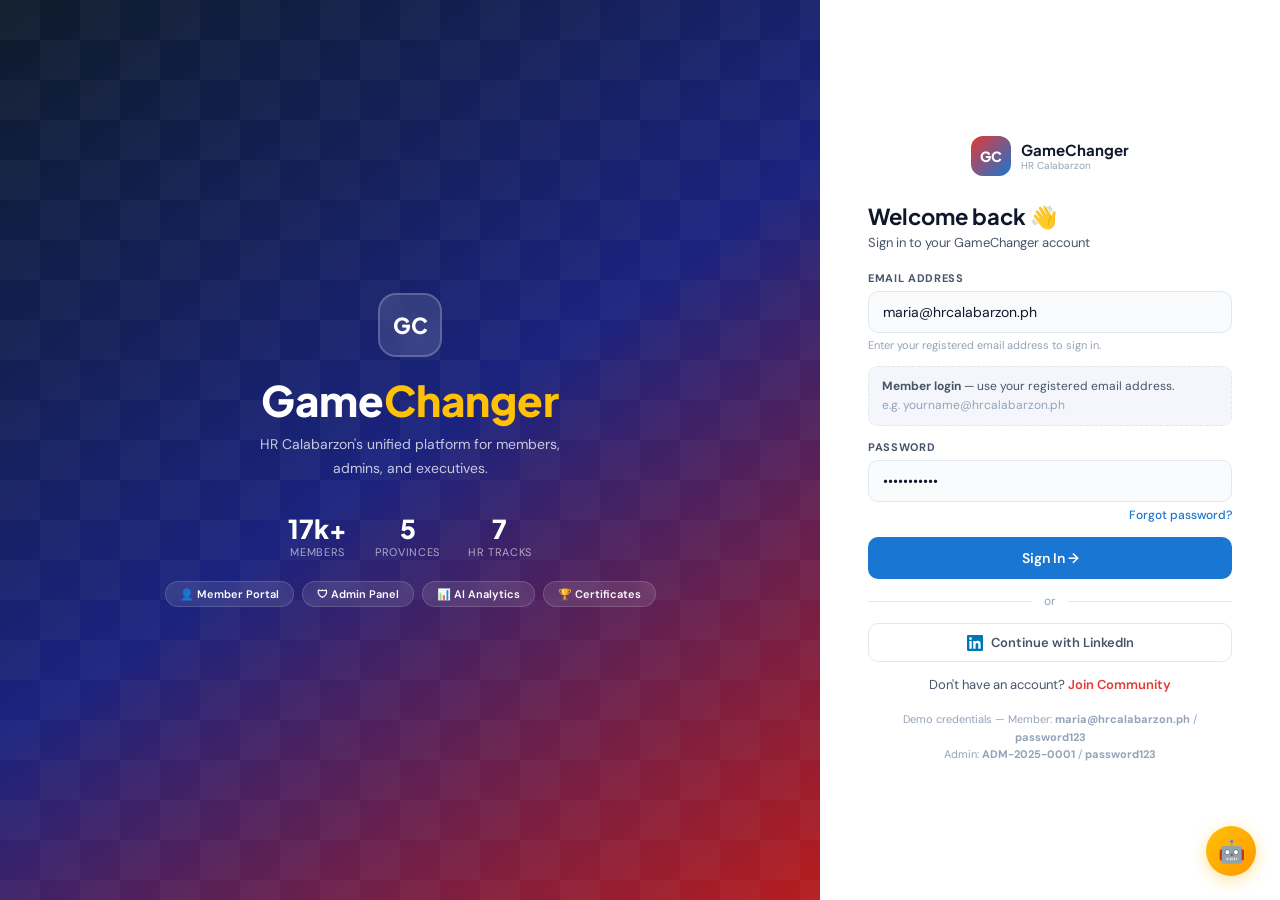
<file: index (1).html>
<!DOCTYPE html>
<html lang="en">
<head>
<meta charset="UTF-8">
<meta name="viewport" content="width=device-width, initial-scale=1.0">
<title>GameChanger — HR Calabarzon</title>
<link href="https://fonts.googleapis.com/css2?family=Plus+Jakarta+Sans:wght@400;500;600;700;800&family=DM+Sans:ital,wght@0,400;0,500;0,600;1,400&display=swap" rel="stylesheet">

<!-- ════════════════════════════════════════════
     FILE STRUCTURE
     index.html  → this file (structure/markup only)
     style.css   → all visual styling
     script.js   → all behavior, dummy data, and
                   the backend/API integration points
     Keep these three files in the same folder.
════════════════════════════════════════════ -->
<link rel="stylesheet" href="style.css">
</head>
<body>

<!-- ══════════════════════════════════════════
     SHARED LOGIN PAGE
══════════════════════════════════════════ -->
<div id="login-page" class="login-shell">
  <div class="login-hero">
    <div class="lh-content">
      <div class="lh-logo">GC</div>
      <div class="lh-title">Game<span>Changer</span></div>
      <div class="lh-sub">HR Calabarzon's unified platform for members, admins, and executives.</div>
      <div class="lh-stats">
        <!-- These numbers come from statsData in script.js.
             BACKEND HOOK: replace with GET /api/stats/overview -->
        <div class="lh-stat"><div class="n" id="lh-stat-members">17k+</div><div class="l">Members</div></div>
        <div class="lh-stat"><div class="n" id="lh-stat-provinces">5</div><div class="l">Provinces</div></div>
        <div class="lh-stat"><div class="n" id="lh-stat-tracks">7</div><div class="l">HR Tracks</div></div>
      </div>
      <div class="lh-badges">
        <div class="lh-badge">👤 Member Portal</div>
        <div class="lh-badge">🛡 Admin Panel</div>
        <div class="lh-badge">📊 AI Analytics</div>
        <div class="lh-badge">🏆 Certificates</div>
      </div>
    </div>
  </div>
  <div class="lf-side">
    <div class="lf-logo">
      <div class="lf-logo-icon">GC</div>
      <div><div class="lf-logo-name">GameChanger</div><div class="lf-logo-sub">HR Calabarzon</div></div>
    </div>

    <div class="lf-title">Welcome back 👋</div>
    <div class="lf-sub">Sign in to your GameChanger account</div>

    <!-- Single credential field — auto-detects member vs admin from format -->
    <div class="fg">
      <label class="fl" id="cred-label">Email Address</label>
      <input class="fi member-mode" type="text" id="l-cred"
        placeholder="yourname@email.com"
        value="maria@hrcalabarzon.ph"
        oninput="detectCredential(this.value)"
        autocomplete="username">
      <div class="f-hint" id="cred-hint" style="color:var(--t3);">
        Enter your registered email address to sign in.
      </div>
    </div>

    <div class="cred-hint-box" id="cred-hint-box">
      <strong>Member login</strong> — use your registered email address.<br>
      <span style="color:var(--t3);">e.g. yourname@hrcalabarzon.ph</span>
    </div>

    <div class="fg">
      <label class="fl">Password</label>
      <input class="fi member-mode" type="password" id="l-pass" placeholder="••••••••" value="password123" autocomplete="current-password">
      <div class="f-forgot" onclick="handleForgotPassword()">Forgot password?</div>
    </div>

    <!-- BACKEND HOOK: doLogin() in script.js currently checks against
         a hardcoded DUMMY_USERS array. Swap that block for a real
         POST /api/auth/login call (see comments in script.js). -->
    <button id="login-btn" class="login-btn-base login-btn-member" onclick="doLogin()">Sign In →</button>
    <div id="login-err" style="display:none;font-size:12px;margin-top:8px;text-align:center;padding:9px 12px;background:var(--red-l);color:var(--red-d);border-radius:9px;width:100%;"></div>

    <div class="f-divider">or</div>
    <button class="btn btn-ghost" style="width:100%;justify-content:center;gap:8px;" onclick="handleLinkedInLogin()">
      <svg width="16" height="16" viewBox="0 0 24 24" fill="#0077B5"><path d="M20.447 20.452h-3.554v-5.569c0-1.328-.027-3.037-1.852-3.037-1.853 0-2.136 1.445-2.136 2.939v5.667H9.351V9h3.414v1.561h.046c.477-.9 1.637-1.85 3.37-1.85 3.601 0 4.267 2.37 4.267 5.455v6.286zM5.337 7.433a2.062 2.062 0 01-2.063-2.065 2.064 2.064 0 112.063 2.065zm1.782 13.019H3.555V9h3.564v11.452zM22.225 0H1.771C.792 0 0 .774 0 1.729v20.542C0 23.227.792 24 1.771 24h20.451C23.2 24 24 23.227 24 22.271V1.729C24 .774 23.2 0 22.222 0h.003z"/></svg>
      Continue with LinkedIn
    </button>
    <div style="text-align:center;font-size:13px;color:var(--t2);margin-top:14px;">
      Don't have an account? <a style="color:var(--red);font-weight:600;cursor:pointer;" onclick="handleJoinCommunity()">Join Community</a>
    </div>
    <div style="text-align:center;font-size:11px;color:var(--t3);margin-top:18px;line-height:1.6;">
      Demo credentials — Member: <strong>maria@hrcalabarzon.ph</strong> / <strong>password123</strong><br>
      Admin: <strong>ADM-2025-0001</strong> / <strong>password123</strong>
    </div>
  </div>
</div>

<!-- ══════════════════════════════════════════
     MEMBER DASHBOARD
══════════════════════════════════════════ -->
<div id="member-app" class="app" style="display:none;">
  <nav class="sidebar">
    <div class="sb-top">
      <div class="sb-logo">
        <div class="sb-icon" style="background:linear-gradient(135deg,var(--red),var(--blue));">GC</div>
        <div><div class="sb-name">GameChanger</div><div class="sb-sub">HR Calabarzon</div></div>
      </div>
      <div class="sb-pill" style="background:var(--blue-l);color:var(--blue);">👤 Member Portal</div>
    </div>
    <div class="sb-nav">
      <div class="nav-sec">Menu</div>
      <a class="nav-item active" onclick="mShowPage('home')" id="mn-home"><svg class="ni" fill="none" stroke="currentColor" viewBox="0 0 24 24"><path stroke-linecap="round" stroke-linejoin="round" stroke-width="2" d="M3 12l2-2m0 0l7-7 7 7M5 10v10a1 1 0 001 1h3m10-11l2 2m-2-2v10a1 1 0 01-1 1h-3m-6 0a1 1 0 001-1v-4a1 1 0 011-1h2a1 1 0 011 1v4a1 1 0 001 1m-6 0h6"/></svg>Home</a>
      <a class="nav-item" onclick="mShowPage('career')" id="mn-career"><svg class="ni" fill="none" stroke="currentColor" viewBox="0 0 24 24"><path stroke-linecap="round" stroke-linejoin="round" stroke-width="2" d="M9 20l-5.447-2.724A1 1 0 013 16.382V5.618a1 1 0 011.447-.894L9 7m0 13l6-3m-6 3V7m6 10l4.553 2.276A1 1 0 0021 18.382V7.618a1 1 0 00-.553-.894L15 4m0 13V4m0 0L9 7"/></svg>Career Path</a>
      <a class="nav-item" onclick="mShowPage('attendance')" id="mn-attendance"><svg class="ni" fill="none" stroke="currentColor" viewBox="0 0 24 24"><path stroke-linecap="round" stroke-linejoin="round" stroke-width="2" d="M8 7V3m8 4V3m-9 8h10M5 21h14a2 2 0 002-2V7a2 2 0 00-2-2H5a2 2 0 00-2 2v12a2 2 0 002 2z"/></svg>Attendance & Sessions</a>
      <a class="nav-item" onclick="mShowPage('certificates')" id="mn-certificates"><svg class="ni" fill="none" stroke="currentColor" viewBox="0 0 24 24"><path stroke-linecap="round" stroke-linejoin="round" stroke-width="2" d="M9 12l2 2 4-4M7.835 4.697a3.42 3.42 0 001.946-.806 3.42 3.42 0 014.438 0 3.42 3.42 0 001.946.806 3.42 3.42 0 013.138 3.138 3.42 3.42 0 00.806 1.946 3.42 3.42 0 010 4.438 3.42 3.42 0 00-.806 1.946 3.42 3.42 0 01-3.138 3.138 3.42 3.42 0 00-1.946.806 3.42 3.42 0 01-4.438 0 3.42 3.42 0 00-1.946-.806 3.42 3.42 0 01-3.138-3.138 3.42 3.42 0 00-.806-1.946 3.42 3.42 0 010-4.438 3.42 3.42 0 00.806-1.946 3.42 3.42 0 013.138-3.138z"/></svg>Certificates</a>
      <div class="nav-sec">Account</div>
      <a class="nav-item" onclick="mShowPage('profile')" id="mn-profile"><svg class="ni" fill="none" stroke="currentColor" viewBox="0 0 24 24"><path stroke-linecap="round" stroke-linejoin="round" stroke-width="2" d="M16 7a4 4 0 11-8 0 4 4 0 018 0zM12 14a7 7 0 00-7 7h14a7 7 0 00-7-7z"/></svg>My Profile</a>
      <a class="nav-item" onclick="handleSettings()"><svg class="ni" fill="none" stroke="currentColor" viewBox="0 0 24 24"><path stroke-linecap="round" stroke-linejoin="round" stroke-width="2" d="M10.325 4.317c.426-1.756 2.924-1.756 3.35 0a1.724 1.724 0 002.573 1.066c1.543-.94 3.31.826 2.37 2.37a1.724 1.724 0 001.065 2.572c1.756.426 1.756 2.924 0 3.35a1.724 1.724 0 00-1.066 2.573c.94 1.543-.826 3.31-2.37 2.37a1.724 1.724 0 00-2.572 1.065c-.426 1.756-2.924 1.756-3.35 0a1.724 1.724 0 00-2.573-1.066c-1.543.94-3.31-.826-2.37-2.37a1.724 1.724 0 00-1.065-2.572c-1.756-.426-1.756-2.924 0-3.35a1.724 1.724 0 001.066-2.573c-.94-1.543.826-3.31 2.37-2.37.996.608 2.296.07 2.572-1.065z"/><path stroke-linecap="round" stroke-linejoin="round" stroke-width="2" d="M15 12a3 3 0 11-6 0 3 3 0 016 0z"/></svg>Settings</a>
    </div>
    <div class="sb-footer">
      <div class="user-card">
        <div class="user-av" style="background:linear-gradient(135deg,var(--red),var(--blue));" id="m-user-av">MS</div>
        <div><div class="user-name" id="m-user-name">Maria Santos</div><div class="user-role" id="m-user-id">HRC-2024-0847</div></div>
        <button class="sign-out-btn" onclick="switchToLogin()" title="Sign out"><svg width="13" height="13" fill="none" stroke="currentColor" viewBox="0 0 24 24"><path stroke-linecap="round" stroke-linejoin="round" stroke-width="2" d="M17 16l4-4m0 0l-4-4m4 4H7m6 4v1a3 3 0 01-3 3H6a3 3 0 01-3-3V7a3 3 0 013-3h4a3 3 0 013 3v1"/></svg></button>
      </div>
    </div>
  </nav>
  <div class="main">
    <header class="topbar">
      <div class="topbar-title" id="m-page-title">Dashboard</div>
      <div class="tb-search"><span class="sico"><svg width="13" height="13" fill="none" stroke="currentColor" viewBox="0 0 24 24"><circle cx="11" cy="11" r="8"/><path stroke-linecap="round" d="m21 21-4.35-4.35"/></svg></span><input placeholder="Search sessions, topics..." id="m-search-input" onkeydown="if(event.key==='Enter')handleMemberSearch(this.value)"></div>
      <div class="tb-right">
        <div class="ib" onclick="toggleBot()"><div class="ndot" style="background:var(--yellow);"></div><span style="font-size:15px;">🤖</span></div>
        <div class="ib" onclick="toggleNotifications('member')"><div class="ndot" style="background:var(--red);"></div><svg width="15" height="15" fill="none" stroke="currentColor" viewBox="0 0 24 24"><path stroke-linecap="round" d="M15 17H9v1a3 3 0 006 0v-1zm-9 0a9 9 0 0118 0"/></svg></div>
        <div class="tb-av" style="background:linear-gradient(135deg,var(--red),var(--blue));" onclick="mShowPage('profile')">MS</div>
      </div>
    </header>

    <!-- HOME -->
    <div id="mp-home" class="page active">
      <div class="m-welcome-card">
        <div class="m-wt"><h2 id="m-welcome-name">Hi, Maria! 👋</h2><p>Ready to take the next step in your HR journey today?</p><div class="m-wdate" id="m-today"></div></div>
        <div class="m-bot-bubble" onclick="toggleBot()"><div class="m-bot-av">🤖</div><div style="font-size:12px;"><strong style="display:block;">GameBot</strong>How can I help?</div></div>
        <div class="m-ws">
          <div class="m-wstat"><div class="num">17k+</div><div class="lbl">Members</div></div>
          <div class="m-wstat"><div class="num" id="m-ws-attendance">72%</div><div class="lbl">Attendance</div></div>
          <div class="m-wstat"><div class="num" id="m-ws-certs">4</div><div class="lbl">Certs</div></div>
        </div>
      </div>
      <div style="display:flex;align-items:center;justify-content:space-between;margin-bottom:14px;"><div style="font-family:var(--font-h);font-size:14px;font-weight:700;">📊 Analytics Overview</div></div>
      <div class="m-ag">
        <div class="card" style="cursor:pointer;" onclick="handleFullRankings()">
          <div class="cp">
            <div class="m-al"><div class="dot" style="background:var(--blue);"></div>Ranking by Area · Calabarzon</div>
            <div class="rank-item"><div class="rnum r1">1</div><div class="ri"><h4>Cavite</h4><p>Recruitment</p></div><div class="rs">⭐ #1</div></div>
            <div class="rank-item"><div class="rnum r2">2</div><div class="ri"><h4>Laguna</h4><p>Comp & Ben</p></div><div class="rs">🥈 #2</div></div>
            <div class="rank-item"><div class="rnum r3">3</div><div class="ri"><h4>Batangas</h4><p>L&D</p></div><div class="rs">🥉 #3</div></div>
          </div>
        </div>
        <div class="card" style="cursor:pointer;" onclick="mShowPage('attendance')">
          <div class="cp">
            <div class="m-al"><div class="dot" style="background:var(--red);"></div>Attendance Progress</div>
            <div class="m-dw">
              <svg width="88" height="88" viewBox="0 0 88 88"><circle cx="44" cy="44" r="34" fill="none" stroke="#F1F5F9" stroke-width="10"/><circle cx="44" cy="44" r="34" fill="none" stroke="var(--red)" stroke-width="10" stroke-dasharray="213" stroke-dashoffset="60" stroke-linecap="round" transform="rotate(-90 44 44)"/><text x="44" y="44" text-anchor="middle" dominant-baseline="central" font-family="'Plus Jakarta Sans'" font-size="15" font-weight="800" fill="#0F172A">72%</text></svg>
              <div class="m-di"><h3>72%</h3><p>Overall attendance</p><p style="font-size:11px;color:var(--t3);margin-top:3px;">Goal: 80%</p><div class="warn">⚠ 2 sessions needed</div></div>
            </div>
            <div class="prog" style="margin-top:11px;"><div class="prog-f" style="width:72%;background:var(--red);"></div></div>
          </div>
        </div>
        <div class="card" style="cursor:pointer;" onclick="mShowPage('career')">
          <div class="cp">
            <div class="m-al"><div class="dot" style="background:var(--yellow);"></div>Career Path Progress</div>
            <div style="display:flex;align-items:center;gap:11px;margin-bottom:11px;"><div style="background:var(--blue-l);color:var(--blue);border-radius:var(--r2);padding:7px 11px;font-family:var(--font-h);font-weight:700;font-size:12px;">ENTRY</div><div style="font-size:12px;color:var(--t2);">3 of 7 tracks active</div></div>
            <div class="m-pm">
              <div class="m-mr"><div class="m-md md-done"></div><div class="m-ml">Recruitment Basics</div><div class="m-mp">✓</div></div>
              <div class="m-mr"><div class="m-md md-active" style="animation:pulse 1.8s ease-in-out infinite;"></div><div class="m-ml">Digital HR Tools</div><div class="m-mp">72%</div></div>
              <div class="m-mr"><div class="m-md md-lock"></div><div class="m-ml">Advanced Analytics</div><div class="m-mp">🔒</div></div>
            </div>
            <div class="prog" style="margin-top:11px;"><div class="prog-f" style="width:35%;background:linear-gradient(90deg,var(--blue),var(--red));"></div></div>
            <div style="font-size:11px;color:var(--t3);margin-top:5px;">35% toward Mid level</div>
          </div>
        </div>
      </div>
      <div class="m-sg">
        <div class="card cp">
          <div class="ch" style="margin-bottom:11px;"><div class="ct">📅 Upcoming Sessions</div><span class="see-all" onclick="mShowPage('attendance')">View all</span></div>
          <div class="m-uh">
            <div class="stag t-up">🕒 Next Up</div>
            <div class="m-stitle">Advanced HR Analytics Workshop</div>
            <div class="m-smeta"><span>📋 HRIS</span><span>👤 Dr. Ana Reyes</span></div>
            <div style="font-size:12px;color:var(--t2);margin-bottom:5px;">Starts in:</div>
            <div class="cdb">
              <div class="cdu"><div class="cdn" id="m-hh">02</div><div class="cdl">Hrs</div></div>
              <div class="cdu"><div class="cdn" id="m-hm">34</div><div class="cdl">Min</div></div>
              <div class="cdu"><div class="cdn" id="m-hs">15</div><div class="cdl">Sec</div></div>
            </div>
            <button class="btn btn-disabled btn-sm" id="m-join-home" onclick="openMo('m-join-modal')">Join Now (Soon)</button>
          </div>
          <div class="m-sm"><div class="m-smd"></div><div><div class="m-smt">Building Resilience in HR Teams</div><div class="m-smm">Jun 18 · 2:00 PM · Workshop</div></div></div>
          <div class="m-sm"><div class="m-smd"></div><div><div class="m-smt">Navigating AI Ethics in HR</div><div class="m-smm">Jun 22 · 3:30 PM · Webinar</div></div></div>
        </div>
        <div class="card cp">
          <div class="ch" style="margin-bottom:11px;"><div class="ct">🤖 Recommended by Bot</div><span style="font-size:10px;background:var(--yellow-l);color:#B45309;padding:3px 8px;border-radius:20px;font-weight:700;">AI Picks</span></div>
          <div class="rec-scroll">
            <div class="rec-card"><div class="rat" style="background:var(--blue-l);color:var(--blue);">Recruitment</div><div class="rtitle">Digital Interviewing Best Practices</div><div class="rmeta"><span>90 min</span><span>Webinar</span></div><div class="dfbar"><div class="dfd on"></div><div class="dfd on"></div><div class="dfd"></div></div></div>
            <div class="rec-card"><div class="rat" style="background:var(--red-l);color:var(--red);">Compliance</div><div class="rtitle">DOLE Compliance 2024 Updates</div><div class="rmeta"><span>60 min</span><span>Seminar</span></div><div class="dfbar"><div class="dfd on"></div><div class="dfd"></div><div class="dfd"></div></div></div>
            <div class="rec-card"><div class="rat" style="background:var(--green-l);color:var(--green);">L&D</div><div class="rtitle">Learning Needs Assessment</div><div class="rmeta"><span>120 min</span><span>Workshop</span></div><div class="dfbar"><div class="dfd on"></div><div class="dfd on"></div><div class="dfd on"></div></div></div>
          </div>
        </div>
      </div>
      <div class="m-sr">
        <div class="card m-st"><div class="m-snum" style="color:var(--blue);">18</div><div class="m-slbl">Sessions Attended</div></div>
        <div class="card m-st"><div class="m-snum" style="color:var(--yellow);">🏅 Entry</div><div class="m-slbl">Mastery Level</div></div>
        <div class="card m-st"><div class="m-snum" style="color:var(--green);">4</div><div class="m-slbl">Certificates Earned</div></div>
        <div class="card m-st"><div class="m-snum" style="color:var(--red);">#12</div><div class="m-slbl">Cavite Ranking</div></div>
      </div>
    </div>

    <!-- CAREER PATH -->
    <div id="mp-career" class="page">
      <div class="m-ch">
        <div class="m-mb"><div style="font-size:30px;">🏅</div><div class="m-mlv">ENTRY</div><div class="m-mst">HR Practitioner</div><div style="height:1px;background:var(--border);margin:11px 0;"></div><div style="font-size:11px;color:var(--t3);">Cavite · #12 Rank</div><button class="btn btn-outline btn-sm" style="margin-top:11px;font-size:11px;" onclick="mShowPage('profile')">View Profile</button></div>
        <div style="flex:1;">
          <div style="font-family:var(--font-h);font-size:14px;font-weight:700;margin-bottom:11px;">🗺 HR Mastery Skill Tree</div>
          <div class="m-tf">
            <div class="fchip active" onclick="filterSkillTree(this,'all')">All Areas</div>
            <div class="fchip" onclick="filterSkillTree(this,'Recruitment')">Recruitment</div>
            <div class="fchip" onclick="filterSkillTree(this,'Compliance')">Compliance</div>
            <div class="fchip" onclick="filterSkillTree(this,'L&D')">L&D</div>
            <div class="fchip" onclick="filterSkillTree(this,'HRIS')">HRIS</div>
          </div>
          <div class="m-leg">
            <div class="m-li"><div class="m-ld ld-done"></div>Completed</div>
            <div class="m-li"><div class="m-ld ld-act"></div>In Progress</div>
            <div class="m-li"><div class="m-ld ld-lock"></div>Locked (≥80%)</div>
            <div class="m-li"><div class="m-ld" style="background:#FFD700;border:2px solid #B45309;"></div>Milestone</div>
          </div>
          <div class="card" style="padding:18px;overflow:hidden;">
            <svg width="100%" viewBox="0 0 660 460" style="overflow:visible;">
              <circle cx="330" cy="230" r="40" fill="#1976D2" opacity=".13"/><circle cx="330" cy="230" r="28" fill="#1976D2" opacity=".22"/><circle cx="330" cy="230" r="20" fill="#1976D2"/>
              <text x="330" y="226" text-anchor="middle" fill="white" font-family="'Plus Jakarta Sans'" font-size="8" font-weight="800">MASTERY</text><text x="330" y="237" text-anchor="middle" fill="white" font-family="'Plus Jakarta Sans'" font-size="7">HUB</text>
              <line x1="330" y1="210" x2="330" y2="110" stroke="#E0E0E0" stroke-width="2" stroke-dasharray="4,3"/>
              <line x1="330" y1="250" x2="330" y2="350" stroke="#E0E0E0" stroke-width="2" stroke-dasharray="4,3"/>
              <line x1="312" y1="220" x2="165" y2="155" stroke="#E0E0E0" stroke-width="2" stroke-dasharray="4,3"/>
              <line x1="348" y1="220" x2="495" y2="155" stroke="#E0E0E0" stroke-width="2" stroke-dasharray="4,3"/>
              <line x1="312" y1="244" x2="165" y2="305" stroke="#E0E0E0" stroke-width="2" stroke-dasharray="4,3"/>
              <line x1="348" y1="244" x2="495" y2="305" stroke="#E0E0E0" stroke-width="2" stroke-dasharray="4,3"/>
              <line x1="310" y1="230" x2="75" y2="230" stroke="#E0E0E0" stroke-width="2" stroke-dasharray="4,3"/>
              <g style="cursor:pointer;" onclick="openNodeMo('done','Recruitment Basics','Completed on Mar 15, 2024. Core recruitment strategies and talent acquisition fundamentals.','Mar 15, 2024')">
                <circle cx="330" cy="86" r="26" fill="#2E7D32" opacity=".15"/><circle cx="330" cy="86" r="18" fill="#2E7D32"/>
                <text x="330" y="82" text-anchor="middle" fill="white" font-size="8" font-weight="700" font-family="'Plus Jakarta Sans'">Recruitment</text><text x="330" y="92" text-anchor="middle" fill="white" font-size="8" font-family="'Plus Jakarta Sans'">Basics</text>
                <text x="330" y="113" text-anchor="middle" fill="#2E7D32" font-size="9" font-weight="700" font-family="'Plus Jakarta Sans'">✓ Done</text>
              </g>
              <g style="cursor:pointer;" onclick="openNodeMo('active','Compliance & Labor Law','In progress. DOLE regulations, Philippine labor code basics. 72% complete.','—')">
                <circle cx="145" cy="143" r="26" fill="#1976D2" opacity=".13"/><circle cx="145" cy="143" r="18" fill="#1976D2" opacity=".85" style="animation:pulse 1.8s ease-in-out infinite;"/>
                <text x="145" y="139" text-anchor="middle" fill="white" font-size="8" font-weight="700" font-family="'Plus Jakarta Sans'">Compliance</text><text x="145" y="149" text-anchor="middle" fill="white" font-size="8" font-family="'Plus Jakarta Sans'">72% →</text>
                <text x="145" y="168" text-anchor="middle" fill="#1976D2" font-size="9" font-weight="700" font-family="'Plus Jakarta Sans'">In Progress</text>
              </g>
              <g style="cursor:pointer;" onclick="openNodeMo('locked','Compensation & Benefits','Locked. Complete Compliance track and reach 80% attendance to unlock.','—')">
                <circle cx="515" cy="143" r="26" fill="#9E9E9E" opacity=".12"/><circle cx="515" cy="143" r="18" fill="#BDBDBD"/>
                <text x="515" y="139" text-anchor="middle" fill="#757575" font-size="8" font-weight="700" font-family="'Plus Jakarta Sans'">Comp &</text><text x="515" y="149" text-anchor="middle" fill="#757575" font-size="8" font-family="'Plus Jakarta Sans'">Benefits</text>
                <text x="515" y="166" text-anchor="middle" fill="#9E9E9E" font-size="12">🔒</text>
              </g>
              <g style="cursor:pointer;" onclick="openNodeMo('locked','L&D','Locked. Requires 80% attendance in Recruitment track.','—')">
                <circle cx="55" cy="230" r="26" fill="#9E9E9E" opacity=".12"/><circle cx="55" cy="230" r="18" fill="#BDBDBD"/>
                <text x="55" y="226" text-anchor="middle" fill="#757575" font-size="9" font-weight="700" font-family="'Plus Jakarta Sans'">L&amp;D</text>
                <text x="55" y="247" text-anchor="middle" fill="#9E9E9E" font-size="12">🔒</text>
              </g>
              <g style="cursor:pointer;" onclick="openNodeMo('locked','Employee Relations','Locked. Pre-requisite: complete at least 2/3 compliance sessions.','—')">
                <circle cx="145" cy="317" r="26" fill="#9E9E9E" opacity=".12"/><circle cx="145" cy="317" r="18" fill="#BDBDBD"/>
                <text x="145" y="313" text-anchor="middle" fill="#757575" font-size="8" font-weight="700" font-family="'Plus Jakarta Sans'">Employee</text><text x="145" y="323" text-anchor="middle" fill="#757575" font-size="8" font-family="'Plus Jakarta Sans'">Relations</text>
                <text x="145" y="340" text-anchor="middle" fill="#9E9E9E" font-size="12">🔒</text>
              </g>
              <g style="cursor:pointer;" onclick="openNodeMo('locked','HRIS & Digital Tools','Locked. Advanced HR Analytics session completion required.','—')">
                <circle cx="515" cy="317" r="26" fill="#9E9E9E" opacity=".12"/><circle cx="515" cy="317" r="18" fill="#BDBDBD"/>
                <text x="515" y="313" text-anchor="middle" fill="#757575" font-size="8" font-weight="700" font-family="'Plus Jakarta Sans'">HRIS &</text><text x="515" y="323" text-anchor="middle" fill="#757575" font-size="8" font-family="'Plus Jakarta Sans'">Digital</text>
                <text x="515" y="340" text-anchor="middle" fill="#9E9E9E" font-size="12">🔒</text>
              </g>
              <g style="cursor:pointer;" onclick="openNodeMo('locked','Performance Management','Locked. Complete 2/3 pre-planned milestones to unlock.','—')">
                <circle cx="330" cy="374" r="26" fill="#9E9E9E" opacity=".12"/><circle cx="330" cy="374" r="18" fill="#BDBDBD"/>
                <text x="330" y="370" text-anchor="middle" fill="#757575" font-size="8" font-weight="700" font-family="'Plus Jakarta Sans'">Perf.</text><text x="330" y="380" text-anchor="middle" fill="#757575" font-size="8" font-family="'Plus Jakarta Sans'">Mgmt</text>
                <text x="330" y="397" text-anchor="middle" fill="#9E9E9E" font-size="12">🔒</text>
              </g>
              <line x1="330" y1="352" x2="255" y2="426" stroke="#FFD700" stroke-width="1.5" stroke-dasharray="3,2"/>
              <circle cx="248" cy="432" r="7" fill="#FFD700" opacity=".85"/>
              <text x="248" y="447" text-anchor="middle" fill="#B45309" font-size="8" font-family="'Plus Jakarta Sans'">Pre-planned</text>
              <line x1="330" y1="352" x2="330" y2="436" stroke="#FFD700" stroke-width="1.5" stroke-dasharray="3,2"/>
              <circle cx="330" cy="442" r="7" fill="#FFD700" opacity=".85"/>
              <text x="330" y="457" text-anchor="middle" fill="#B45309" font-size="8" font-family="'Plus Jakarta Sans'">Milestone</text>
              <g style="cursor:pointer;" onclick="toggleBot()">
                <circle cx="606" cy="26" r="16" fill="#FFC107" opacity=".2"/><circle cx="606" cy="26" r="11" fill="#FFC107"/>
                <text x="606" y="30" text-anchor="middle" font-size="11">🤖</text>
              </g>
              <text x="606" y="47" text-anchor="middle" fill="#B45309" font-size="8" font-weight="600" font-family="'Plus Jakarta Sans'">AI Bot</text>
            </svg>
            <div style="margin-top:11px;padding:11px 13px;background:var(--blue-l);border-radius:var(--r2);display:flex;align-items:center;gap:11px;">
              <span style="font-size:12px;color:var(--blue);font-weight:600;">🎮 Simulate: Reach 80% Attendance</span>
              <button class="btn btn-primary btn-sm" onclick="unlockNextNode()">Unlock Next Node</button>
              <button class="btn btn-outline btn-sm" onclick="triggerConfetti()">🎉 Celebrate</button>
            </div>
          </div>
        </div>
      </div>
    </div>

    <!-- ATTENDANCE -->
    <div id="mp-attendance" class="page">
      <div class="fbar">
        <select class="fs2" style="width:auto;"><option>All Areas</option><option>Recruitment</option><option>Compliance</option><option>L&D</option><option>HRIS</option></select>
        <input class="fi2" placeholder="Search sessions..." style="max-width:220px;">
        <select class="fs2" style="width:auto;"><option>Any Date</option><option>This Month</option><option>Last 30 Days</option></select>
        <button class="btn btn-ghost btn-sm" onclick="handleExport('attendance history')">⬇ Export</button>
      </div>
      <div style="display:grid;grid-template-columns:1fr 1fr;gap:14px;margin-bottom:20px;">
        <div class="card cp" style="border-left:4px solid var(--red);">
          <div class="stag t-up">📅 Next Session</div>
          <div class="m-stitle">Advanced HR Analytics Workshop</div>
          <div class="m-smeta"><span>👤 Dr. Ana Reyes</span><span>📋 HRIS</span></div>
          <div style="font-size:12px;color:var(--t2);margin-bottom:5px;">📆 Jun 15, 2025 · 2:00 PM · 90 min</div>
          <div class="cdb">
            <div class="cdu"><div class="cdn" id="m-ah">02</div><div class="cdl">Hrs</div></div>
            <div class="cdu"><div class="cdn" id="m-am">34</div><div class="cdl">Min</div></div>
            <div class="cdu"><div class="cdn" id="m-as">15</div><div class="cdl">Sec</div></div>
          </div>
          <button class="btn btn-disabled" id="m-join-att" onclick="openMo('m-join-modal')" style="margin-top:9px;">Join Now (opens when live)</button>
        </div>
        <div class="card cp">
          <div class="ch" style="margin-bottom:11px;"><div class="ct">🤖 Recommended</div><span style="font-size:10px;background:var(--yellow-l);color:#B45309;padding:3px 8px;border-radius:20px;font-weight:700;">Based on Bot</span></div>
          <div class="rec-scroll">
            <div class="rec-card"><div class="rat" style="background:var(--blue-l);color:var(--blue);">Recruitment</div><div class="rtitle">Digital Interviewing</div><button class="btn btn-outline btn-sm" style="margin-top:7px;font-size:11px;" onclick="registerForSession(this,'Digital Interviewing')">+ Register</button></div>
            <div class="rec-card"><div class="rat" style="background:var(--green-l);color:var(--green);">L&D</div><div class="rtitle">Training ROI Models</div><button class="btn btn-outline btn-sm" style="margin-top:7px;font-size:11px;" onclick="registerForSession(this,'Training ROI Models')">+ Register</button></div>
            <div class="rec-card"><div class="rat" style="background:var(--orange-l);color:var(--orange);">Performance</div><div class="rtitle">OKR Framework</div><button class="btn btn-outline btn-sm" style="margin-top:7px;font-size:11px;" onclick="registerForSession(this,'OKR Framework')">+ Register</button></div>
          </div>
        </div>
      </div>
      <div class="ch"><div style="font-family:var(--font-h);font-size:14px;font-weight:700;">📋 Attendance History</div><button class="btn btn-ghost btn-sm" onclick="handleExport('all attendance records')">⬇ Export All</button></div>
      <div style="display:flex;flex-direction:column;gap:8px;margin-top:14px;">
        <div class="m-hitem"><div class="m-hst hs-done">✓</div><div class="m-hi"><h4>Digital Onboarding for HR Practitioners</h4><p>Apr 2, 2025 · Recruitment · 90 min · 100%</p></div><div class="m-ha"><button class="btn btn-outline btn-sm" onclick="mShowPage('certificates')">View Cert</button></div></div>
        <div class="m-hitem"><div class="m-hst hs-done">✓</div><div class="m-hi"><h4>Advanced Interviewing Techniques</h4><p>Mar 28, 2025 · Recruitment · 60 min · 95%</p></div><div class="m-ha"><button class="btn btn-green btn-sm" onclick="claimCertificate(this)">Claim Cert</button></div></div>
        <div class="m-hitem"><div class="m-hst hs-miss">✕</div><div class="m-hi"><h4>Leadership in Non-Profit HR</h4><p>Mar 15, 2025 · Employee Relations · 60 min</p></div><div class="m-ha"><span class="miss-b">Below 80% Threshold</span></div></div>
        <div class="m-hitem"><div class="m-hst hs-done">✓</div><div class="m-hi"><h4>DOLE Compliance Workshop 2025</h4><p>Mar 10, 2025 · Compliance · 120 min · 88%</p></div><div class="m-ha"><button class="btn btn-outline btn-sm" onclick="mShowPage('certificates')">View Cert</button></div></div>
        <div class="m-hitem"><div class="m-hst hs-miss">✕</div><div class="m-hi"><h4>Compensation Benchmarking for SMEs</h4><p>Feb 10, 2025 · Comp & Benefits · 60 min</p></div><div class="m-ha"><span class="miss-b">Below 80% Threshold</span></div></div>
      </div>
    </div>

    <!-- CERTIFICATES -->
    <div id="mp-certificates" class="page">
      <div class="fbar">
        <select class="fs2" style="width:auto;"><option>All Years</option><option>2025</option><option>2024</option></select>
        <select class="fs2" style="width:auto;"><option>All Accreditations</option><option>PHRCI</option><option>TESDA</option><option>DOLE</option></select>
        <input class="fi2" placeholder="Search certificates..." style="max-width:200px;">
      </div>
      <!-- Cert cards are rendered from certData in script.js via renderMemberCerts().
           BACKEND HOOK: replace certData with GET /api/members/:id/certificates -->
      <div class="m-cg" id="m-cert-grid"></div>
    </div>

    <!-- PROFILE -->
    <div id="mp-profile" class="page">
      <div style="display:grid;grid-template-columns:270px 1fr;gap:18px;">
        <div class="card cp" style="text-align:center;">
          <div style="width:76px;height:76px;border-radius:50%;background:linear-gradient(135deg,var(--red),var(--blue));display:flex;align-items:center;justify-content:center;margin:0 auto 11px;font-size:26px;font-weight:800;color:white;">MS</div>
          <div style="font-family:var(--font-h);font-size:17px;font-weight:700;">Maria Santos</div>
          <div style="font-size:12px;color:var(--t3);margin-top:3px;">HRC-2024-0847</div>
          <div style="background:var(--blue-l);color:var(--blue);border-radius:20px;padding:4px 14px;display:inline-block;font-size:12px;font-weight:700;margin-top:7px;">Entry Level</div>
          <div style="margin-top:14px;padding-top:14px;border-top:1px solid var(--border);">
            <div style="font-size:12px;color:var(--t3);margin-bottom:5px;">Attendance Rate</div>
            <div style="font-family:var(--font-h);font-size:22px;font-weight:800;color:var(--red);">72%</div>
            <div class="prog"><div class="prog-f" style="width:72%;background:var(--red);"></div></div>
            <div style="font-size:11px;color:var(--t3);margin-top:3px;">Target: 80%</div>
          </div>
          <div style="margin-top:11px;display:flex;justify-content:space-around;padding-top:11px;border-top:1px solid var(--border);">
            <div style="text-align:center;"><div style="font-weight:700;font-size:15px;">18</div><div style="font-size:10px;color:var(--t3);">Sessions</div></div>
            <div style="text-align:center;"><div style="font-weight:700;font-size:15px;">4</div><div style="font-size:10px;color:var(--t3);">Certs</div></div>
            <div style="text-align:center;"><div style="font-weight:700;font-size:15px;">#12</div><div style="font-size:10px;color:var(--t3);">Rank</div></div>
          </div>
          <button class="btn btn-primary" style="width:100%;margin-top:14px;justify-content:center;" onclick="handleEditProfile()">✏ Edit Profile</button>
        </div>
        <div style="display:flex;flex-direction:column;gap:14px;">
          <div class="card cp">
            <div class="ct" style="margin-bottom:14px;">Personal Information</div>
            <div class="g2">
              <div><div style="font-size:11px;color:var(--t3);font-weight:600;text-transform:uppercase;margin-bottom:3px;">Full Name</div><div style="font-weight:600;">Maria Cristina Santos</div></div>
              <div><div style="font-size:11px;color:var(--t3);font-weight:600;text-transform:uppercase;margin-bottom:3px;">Email</div><div style="font-weight:600;">maria@hrcalabarzon.ph</div></div>
              <div><div style="font-size:11px;color:var(--t3);font-weight:600;text-transform:uppercase;margin-bottom:3px;">Province</div><div style="font-weight:600;">Cavite</div></div>
              <div><div style="font-size:11px;color:var(--t3);font-weight:600;text-transform:uppercase;margin-bottom:3px;">Organization</div><div style="font-weight:600;">MSME HR Solutions, Inc.</div></div>
            </div>
          </div>
          <div class="card cp">
            <div class="ct" style="margin-bottom:11px;">Areas of Expertise</div>
            <div style="display:flex;gap:7px;flex-wrap:wrap;">
              <span style="background:var(--blue-l);color:var(--blue);padding:5px 13px;border-radius:20px;font-size:12px;font-weight:600;">Recruitment</span>
              <span style="background:var(--red-l);color:var(--red);padding:5px 13px;border-radius:20px;font-size:12px;font-weight:600;">Compliance</span>
              <span style="background:var(--yellow-l);color:#B45309;padding:5px 13px;border-radius:20px;font-size:12px;font-weight:600;">L&D</span>
              <span style="background:var(--green-l);color:var(--green);padding:5px 13px;border-radius:20px;font-size:12px;font-weight:600;">HRIS</span>
            </div>
          </div>
        </div>
      </div>
    </div>
  </div><!-- /member main -->
</div><!-- /member app -->

<!-- MEMBER MODALS -->
<div class="mo" id="m-node-modal">
  <div class="modal"><div class="mh"><div style="display:flex;gap:10px;align-items:center;"><span id="m-ni-icon" style="font-size:22px;"></span><div class="mt" id="m-ni-title"></div></div><button class="mc" onclick="closeMo('m-node-modal')">✕</button></div>
  <div class="mb"><div id="m-ni-body" style="font-size:14px;color:var(--t2);line-height:1.6;"></div><div id="m-ni-prog" style="margin-top:14px;"></div><div style="display:flex;gap:8px;margin-top:18px;"><button class="btn btn-primary btn-sm" id="m-ni-btn">View Details</button><button class="btn btn-ghost btn-sm" onclick="closeMo('m-node-modal')">Close</button></div></div></div>
</div>
<div class="mo" id="m-join-modal">
  <div class="modal"><div class="mh"><div class="mt">🎯 Join Session</div><button class="mc" onclick="closeMo('m-join-modal')">✕</button></div>
  <div class="mb"><p style="font-size:14px;color:var(--t2);line-height:1.6;">You're joining: <strong>Advanced HR Analytics Workshop</strong> with Dr. Ana Reyes<br><br>📅 Jun 15, 2025 · 2:00 PM · 90 min<br><br>Your attendance will be recorded automatically.</p></div>
  <div class="mf"><button class="btn btn-primary" onclick="handleJoinSession()">🚀 Join Now</button><button class="btn btn-ghost" onclick="closeMo('m-join-modal')">Cancel</button></div></div>
</div>
<!-- Member cert detail overlay -->
<div class="m-cdov" id="m-cert-detail">
  <div class="m-cdp">
    <div class="m-cprev" id="m-cd-prev"><div class="m-cpinner"><div style="font-size:36px;margin-bottom:7px;" id="m-cd-seal">🏆</div><div style="font-size:10px;color:rgba(255,255,255,.65);text-transform:uppercase;letter-spacing:.1em;">Certificate of Completion</div><div class="m-cptit" id="m-cd-title">Title</div><div class="m-cpname">This certifies that</div><div style="font-size:18px;font-weight:800;color:white;margin-top:3px;">Maria Cristina Santos</div><div class="m-cqr">QR</div><div style="font-size:10px;color:rgba(255,255,255,.55);">Scan to verify</div></div></div>
    <div style="padding:14px 22px;"><span style="background:var(--green-l);color:var(--green);font-size:12px;font-weight:700;padding:4px 12px;border-radius:20px;">✅ Verified</span></div>
    <div style="padding:0 22px 14px;display:flex;flex-direction:column;gap:9px;">
      <div style="display:flex;gap:10px;"><div style="font-size:12px;color:var(--t3);min-width:120px;">Certificate In</div><div style="font-size:13px;font-weight:600;" id="m-cd-meta">Title</div></div>
      <div style="display:flex;gap:10px;"><div style="font-size:12px;color:var(--t3);min-width:120px;">Issued To</div><div style="font-size:13px;font-weight:600;">Maria Cristina Santos</div></div>
      <div style="display:flex;gap:10px;"><div style="font-size:12px;color:var(--t3);min-width:120px;">Issue Date</div><div style="font-size:13px;font-weight:600;" id="m-cd-date">Date</div></div>
      <div style="display:flex;gap:10px;"><div style="font-size:12px;color:var(--t3);min-width:120px;">Accreditation</div><div style="font-size:13px;font-weight:600;" id="m-cd-acc">Acc</div></div>
    </div>
    <div style="padding:14px 22px;border-top:1px solid var(--border);display:flex;gap:9px;">
      <button class="btn btn-primary" onclick="handleDownloadCert()">⬇ Download PDF</button>
      <button class="btn btn-outline" onclick="handleShareLinkedIn()">🔗 Share LinkedIn</button>
      <button class="btn btn-ghost" style="margin-left:auto;" onclick="document.getElementById('m-cert-detail').classList.remove('open')">✕ Close</button>
    </div>
  </div>
</div>

<!-- ══════════════════════════════════════════
     ADMIN DASHBOARD
══════════════════════════════════════════ -->
<div id="admin-app" class="app" style="display:none;">
  <nav class="sidebar">
    <div class="sb-top">
      <div class="sb-logo">
        <div class="sb-icon" style="background:linear-gradient(135deg,var(--red-d),var(--red));">GC</div>
        <div><div class="sb-name">GameChanger</div><div class="sb-sub">HR Calabarzon</div></div>
      </div>
      <div class="sb-pill a-sb-pill">🛡 Admin Panel</div>
    </div>
    <div class="sb-nav">
      <div class="nav-sec">Overview</div>
      <a class="nav-item active" onclick="aShowPage('home')" id="an-home"><svg class="ni" fill="none" stroke="currentColor" viewBox="0 0 24 24"><path stroke-linecap="round" stroke-linejoin="round" stroke-width="2" d="M3 12l2-2m0 0l7-7 7 7M5 10v10a1 1 0 001 1h3m10-11l2 2m-2-2v10a1 1 0 01-1 1h-3m-6 0a1 1 0 001-1v-4a1 1 0 011-1h2a1 1 0 011 1v4a1 1 0 001 1m-6 0h6"/></svg>Dashboard</a>
      <a class="nav-item" onclick="aShowPage('analytics')" id="an-analytics"><svg class="ni" fill="none" stroke="currentColor" viewBox="0 0 24 24"><path stroke-linecap="round" stroke-linejoin="round" stroke-width="2" d="M9 19v-6a2 2 0 00-2-2H5a2 2 0 00-2 2v6a2 2 0 002 2h2a2 2 0 002-2zm0 0V9a2 2 0 012-2h2a2 2 0 012 2v10m-6 0a2 2 0 002 2h2a2 2 0 002-2m0 0V5a2 2 0 012-2h2a2 2 0 012 2v14a2 2 0 01-2 2h-2a2 2 0 01-2-2z"/></svg>AI Analytics</a>
      <div class="nav-sec">Management</div>
      <a class="nav-item" onclick="aShowPage('members')" id="an-members"><svg class="ni" fill="none" stroke="currentColor" viewBox="0 0 24 24"><path stroke-linecap="round" stroke-linejoin="round" stroke-width="2" d="M17 20h5v-2a3 3 0 00-5.356-1.857M17 20H7m10 0v-2c0-.656-.126-1.283-.356-1.857M7 20H2v-2a3 3 0 015.356-1.857M7 20v-2c0-.656.126-1.283.356-1.857m0 0a5.002 5.002 0 019.288 0M15 7a3 3 0 11-6 0 3 3 0 016 0z"/></svg>Data Management<span class="nb" style="background:var(--red);">17k</span></a>
      <a class="nav-item" onclick="aShowPage('sessions')" id="an-sessions"><svg class="ni" fill="none" stroke="currentColor" viewBox="0 0 24 24"><path stroke-linecap="round" stroke-linejoin="round" stroke-width="2" d="M8 7V3m8 4V3m-9 8h10M5 21h14a2 2 0 002-2V7a2 2 0 00-2-2H5a2 2 0 00-2 2v12a2 2 0 002 2z"/></svg>Session Creation</a>
      <a class="nav-item" onclick="aShowPage('attendance')" id="an-attendance"><svg class="ni" fill="none" stroke="currentColor" viewBox="0 0 24 24"><path stroke-linecap="round" stroke-linejoin="round" stroke-width="2" d="M9 5H7a2 2 0 00-2 2v12a2 2 0 002 2h10a2 2 0 002-2V7a2 2 0 00-2-2h-2M9 5a2 2 0 002 2h2a2 2 0 002-2M9 5a2 2 0 012-2h2a2 2 0 012 2m-6 9l2 2 4-4"/></svg>Attendance Mgmt<span class="nb" style="background:var(--red);">3</span></a>
      <a class="nav-item" onclick="aShowPage('payments')" id="an-payments"><svg class="ni" fill="none" stroke="currentColor" viewBox="0 0 24 24"><path stroke-linecap="round" stroke-linejoin="round" stroke-width="2" d="M3 10h18M7 15h1m4 0h1m-7 4h12a3 3 0 003-3V8a3 3 0 00-3-3H6a3 3 0 00-3 3v8a3 3 0 003 3z"/></svg>Payment Management</a>
      <div class="nav-sec">Account</div>
      <a class="nav-item" onclick="handleAdminSettings()"><svg class="ni" fill="none" stroke="currentColor" viewBox="0 0 24 24"><path stroke-linecap="round" stroke-linejoin="round" stroke-width="2" d="M10.325 4.317c.426-1.756 2.924-1.756 3.35 0a1.724 1.724 0 002.573 1.066c1.543-.94 3.31.826 2.37 2.37a1.724 1.724 0 001.065 2.572c1.756.426 1.756 2.924 0 3.35a1.724 1.724 0 00-1.066 2.573c.94 1.543-.826 3.31-2.37 2.37a1.724 1.724 0 00-2.572 1.065c-.426 1.756-2.924 1.756-3.35 0a1.724 1.724 0 00-2.573-1.066c-1.543.94-3.31-.826-2.37-2.37a1.724 1.724 0 00-1.065-2.572c-1.756-.426-1.756-2.924 0-3.35a1.724 1.724 0 001.066-2.573c-.94-1.543.826-3.31 2.37-2.37.996.608 2.296.07 2.572-1.065z"/><path stroke-linecap="round" stroke-linejoin="round" stroke-width="2" d="M15 12a3 3 0 11-6 0 3 3 0 016 0z"/></svg>Settings</a>
    </div>
    <div class="sb-footer">
      <div class="user-card">
        <div class="user-av" style="background:linear-gradient(135deg,var(--red-d),var(--red));">JD</div>
        <div><div class="user-name">Juan Dela Cruz</div><div class="user-role">Super Admin</div></div>
        <button class="sign-out-btn" onclick="switchToLogin()" title="Sign out"><svg width="13" height="13" fill="none" stroke="currentColor" viewBox="0 0 24 24"><path stroke-linecap="round" stroke-linejoin="round" stroke-width="2" d="M17 16l4-4m0 0l-4-4m4 4H7m6 4v1a3 3 0 01-3 3H6a3 3 0 01-3-3V7a3 3 0 013-3h4a3 3 0 013 3v1"/></svg></button>
      </div>
    </div>
  </nav>
  <div class="main">
    <header class="topbar">
      <div class="topbar-title" id="a-page-title">Admin Dashboard</div>
      <div class="tb-search"><span class="sico"><svg width="13" height="13" fill="none" stroke="currentColor" viewBox="0 0 24 24"><circle cx="11" cy="11" r="8"/><path stroke-linecap="round" d="m21 21-4.35-4.35"/></svg></span><input placeholder="Search members, sessions..." id="a-search-input" onkeydown="if(event.key==='Enter')handleAdminSearch(this.value)"></div>
      <div class="tb-right">
        <div class="ib" onclick="toggleBot()"><div class="ndot" style="background:var(--yellow);"></div><span style="font-size:15px;">🤖</span></div>
        <div class="ib" onclick="toggleNotifications('admin')"><div class="ndot" style="background:var(--red);"></div><svg width="15" height="15" fill="none" stroke="currentColor" viewBox="0 0 24 24"><path stroke-linecap="round" d="M15 17H9v1a3 3 0 006 0v-1zm-9 0a9 9 0 0118 0"/></svg></div>
        <div class="tb-av" style="background:linear-gradient(135deg,var(--red-d),var(--red));">JD</div>
      </div>
    </header>

    <!-- ADMIN HOME -->
    <div id="ap-home" class="page active">
      <div style="background:linear-gradient(135deg,#0D1B2A,#1A237E 50%,#B71C1C);border-radius:var(--r4);padding:22px 26px;color:white;display:flex;align-items:center;gap:18px;margin-bottom:20px;position:relative;overflow:hidden;">
        <div style="position:absolute;right:-30px;top:-30px;width:150px;height:150px;background:rgba(255,255,255,.04);border-radius:50%;"></div>
        <div style="flex:1;">
          <div style="font-family:var(--font-h);font-size:19px;font-weight:700;">Good morning, Juan! 👋</div>
          <div style="font-size:13px;opacity:.7;margin-top:3px;" id="a-date"></div>
          <div style="display:flex;gap:11px;margin-top:13px;">
            <div style="background:rgba(255,255,255,.12);border-radius:10px;padding:8px 15px;cursor:pointer;" onclick="aShowPage('attendance')"><div style="font-size:10px;opacity:.6;text-transform:uppercase;letter-spacing:.05em;">Pending CSV</div><div style="font-family:var(--font-h);font-size:20px;font-weight:800;">3</div></div>
            <div style="background:rgba(255,255,255,.12);border-radius:10px;padding:8px 15px;cursor:pointer;" onclick="aShowPage('payments')"><div style="font-size:10px;opacity:.6;text-transform:uppercase;letter-spacing:.05em;">Pending Payments</div><div style="font-family:var(--font-h);font-size:20px;font-weight:800;">8</div></div>
            <div style="background:rgba(255,255,255,.12);border-radius:10px;padding:8px 15px;cursor:pointer;" onclick="openMo('a-create-session')"><div style="font-size:10px;opacity:.6;text-transform:uppercase;letter-spacing:.05em;">Active Sessions</div><div style="font-family:var(--font-h);font-size:20px;font-weight:800;">2</div></div>
          </div>
        </div>
        <div style="text-align:right;flex-shrink:0;"><div style="font-size:11px;opacity:.6;">Total Members</div><div style="font-family:var(--font-h);font-size:34px;font-weight:800;">17,284</div><div style="font-size:11px;opacity:.6;">↑ 124 this month</div></div>
      </div>
      <div style="display:grid;grid-template-columns:repeat(4,1fr);gap:13px;margin-bottom:20px;">
        <div class="card cp" style="cursor:pointer;position:relative;" onclick="aShowPage('sessions')"><div style="position:absolute;right:14px;top:14px;width:34px;height:34px;border-radius:10px;background:var(--blue-l);display:flex;align-items:center;justify-content:center;font-size:17px;">📅</div><div style="font-family:var(--font-h);font-size:26px;font-weight:800;color:var(--blue);">24</div><div style="font-size:12px;color:var(--t2);margin-top:4px;">Sessions This Year</div><div style="font-size:11px;font-weight:600;color:var(--green);margin-top:7px;">↑ 4 vs last month</div></div>
        <div class="card cp" style="cursor:pointer;position:relative;" onclick="aShowPage('attendance')"><div style="position:absolute;right:14px;top:14px;width:34px;height:34px;border-radius:10px;background:var(--green-l);display:flex;align-items:center;justify-content:center;font-size:17px;">🏆</div><div style="font-family:var(--font-h);font-size:26px;font-weight:800;color:var(--green);">1,842</div><div style="font-size:12px;color:var(--t2);margin-top:4px;">Certificates Issued</div><div style="font-size:11px;font-weight:600;color:var(--green);margin-top:7px;">↑ 312 this month</div></div>
        <div class="card cp" style="cursor:pointer;position:relative;" onclick="aShowPage('payments')"><div style="position:absolute;right:14px;top:14px;width:34px;height:34px;border-radius:10px;background:var(--yellow-l);display:flex;align-items:center;justify-content:center;font-size:17px;">💳</div><div style="font-family:var(--font-h);font-size:22px;font-weight:800;color:var(--orange);">₱186,400</div><div style="font-size:12px;color:var(--t2);margin-top:4px;">Payments Collected</div><div style="font-size:11px;font-weight:600;color:var(--green);margin-top:7px;">↑ ₱24,000 this month</div></div>
        <div class="card cp" style="cursor:pointer;position:relative;" onclick="aShowPage('analytics')"><div style="position:absolute;right:14px;top:14px;width:34px;height:34px;border-radius:10px;background:var(--red-l);display:flex;align-items:center;justify-content:center;font-size:17px;">📊</div><div style="font-family:var(--font-h);font-size:26px;font-weight:800;color:var(--red);">78%</div><div style="font-size:12px;color:var(--t2);margin-top:4px;">Avg. Attendance</div><div style="font-size:11px;font-weight:600;color:var(--red);margin-top:7px;">↓ 2% vs last month</div></div>
      </div>
      <div style="display:grid;grid-template-columns:1.4fr 1fr;gap:14px;">
        <div class="card cp">
          <div class="ch"><div class="ct">Recent Sessions</div><button class="btn btn-sm btn-red" onclick="openMo('a-create-session')">+ New Session</button></div>
          <table class="dt"><thead><tr><th>Session</th><th>Date</th><th>Area</th><th>Attendees</th><th>Status</th></tr></thead><tbody>
            <tr><td class="nc">Advanced HR Analytics Workshop</td><td>Jun 15</td><td><span class="badge bg-b">HRIS</span></td><td>142/180</td><td><span class="badge bg-g">✓ Done</span></td></tr>
            <tr><td class="nc">DOLE Compliance Refresher</td><td>Jun 10</td><td><span class="badge bg-r">Compliance</span></td><td>98/120</td><td><span class="badge bg-y">CSV Pending</span></td></tr>
            <tr><td class="nc">Digital Onboarding Masterclass</td><td>Jun 5</td><td><span class="badge bg-t">Recruitment</span></td><td>215/250</td><td><span class="badge bg-g">✓ Done</span></td></tr>
          </tbody></table>
        </div>
        <div style="display:flex;flex-direction:column;gap:13px;">
          <div class="card cp">
            <div class="ct" style="margin-bottom:11px;">Quick Actions</div>
            <div style="display:flex;flex-direction:column;gap:7px;">
              <button class="btn btn-red" style="justify-content:flex-start;gap:10px;" onclick="openMo('a-create-session')">📅 Create New Session</button>
              <button class="btn btn-ghost" style="justify-content:flex-start;gap:10px;" onclick="aShowPage('attendance')">📋 Upload Zoom CSV</button>
              <button class="btn btn-ghost" style="justify-content:flex-start;gap:10px;" onclick="aShowPage('members')">👥 Member Database</button>
              <button class="btn btn-ghost" style="justify-content:flex-start;gap:10px;" onclick="aShowPage('analytics')">📊 Open Analytics</button>
            </div>
          </div>
          <div class="card cp">
            <div class="ch" style="margin-bottom:9px;"><div class="ct">Recent Payments</div><span class="see-all" onclick="aShowPage('payments')">View all</span></div>
            <div style="display:flex;flex-direction:column;gap:7px;">
              <div style="display:flex;align-items:center;gap:9px;font-size:13px;"><div style="width:27px;height:27px;border-radius:50%;background:var(--blue-l);display:flex;align-items:center;justify-content:center;font-size:10px;font-weight:700;color:var(--blue);">MS</div><div style="flex:1;"><div style="font-weight:600;">Maria Santos</div><div style="font-size:11px;color:var(--t3);">DOLE Compliance</div></div><span class="badge bg-g">✓ Paid</span></div>
              <div style="display:flex;align-items:center;gap:9px;font-size:13px;"><div style="width:27px;height:27px;border-radius:50%;background:var(--yellow-l);display:flex;align-items:center;justify-content:center;font-size:10px;font-weight:700;color:#B45309;">JP</div><div style="flex:1;"><div style="font-weight:600;">Jose Padilla</div><div style="font-size:11px;color:var(--t3);">HR Analytics</div></div><span class="badge bg-y">Pending</span></div>
              <div style="display:flex;align-items:center;gap:9px;font-size:13px;"><div style="width:27px;height:27px;border-radius:50%;background:var(--red-l);display:flex;align-items:center;justify-content:center;font-size:10px;font-weight:700;color:var(--red);">AL</div><div style="flex:1;"><div style="font-weight:600;">Ana Lim</div><div style="font-size:11px;color:var(--t3);">Digital Onboarding</div></div><span class="badge bg-g">✓ Paid</span></div>
            </div>
          </div>
        </div>
      </div>
    </div>

    <!-- ADMIN ANALYTICS -->
    <div id="ap-analytics" class="page">
      <div class="g3" style="margin-bottom:20px;">
        <div class="card cp"><div class="ct" style="margin-bottom:13px;">📍 Attendance by Province</div><div class="cb">
          <div class="cbr"><div class="cbl">Cavite</div><div class="cbt"><div class="cbf" style="width:85%;background:var(--red);"></div></div><div class="cbv" style="color:var(--red);">85%</div></div>
          <div class="cbr"><div class="cbl">Laguna</div><div class="cbt"><div class="cbf" style="width:78%;background:var(--blue);"></div></div><div class="cbv" style="color:var(--blue);">78%</div></div>
          <div class="cbr"><div class="cbl">Batangas</div><div class="cbt"><div class="cbf" style="width:72%;background:var(--green);"></div></div><div class="cbv" style="color:var(--green);">72%</div></div>
          <div class="cbr"><div class="cbl">Rizal</div><div class="cbt"><div class="cbf" style="width:65%;background:var(--purple);"></div></div><div class="cbv" style="color:var(--purple);">65%</div></div>
          <div class="cbr"><div class="cbl">Quezon</div><div class="cbt"><div class="cbf" style="width:58%;background:var(--teal);"></div></div><div class="cbv" style="color:var(--teal);">58%</div></div>
        </div></div>
        <div class="card cp"><div class="ct" style="margin-bottom:13px;">🎯 Top Areas of Expertise</div><div class="cb">
          <div class="cbr"><div class="cbl">Recruitment</div><div class="cbt"><div class="cbf" style="width:92%;background:var(--teal);"></div></div><div class="cbv" style="color:var(--teal);">92%</div></div>
          <div class="cbr"><div class="cbl">Compliance</div><div class="cbt"><div class="cbf" style="width:84%;background:var(--blue);"></div></div><div class="cbv" style="color:var(--blue);">84%</div></div>
          <div class="cbr"><div class="cbl">L&D</div><div class="cbt"><div class="cbf" style="width:76%;background:var(--green);"></div></div><div class="cbv" style="color:var(--green);">76%</div></div>
          <div class="cbr"><div class="cbl">HRIS</div><div class="cbt"><div class="cbf" style="width:68%;background:var(--purple);"></div></div><div class="cbv" style="color:var(--purple);">68%</div></div>
          <div class="cbr"><div class="cbl">Perf. Mgmt</div><div class="cbt"><div class="cbf" style="width:54%;background:var(--orange);"></div></div><div class="cbv" style="color:var(--orange);">54%</div></div>
        </div></div>
        <div class="card cp"><div class="ct" style="margin-bottom:13px;">📜 Certificate Distribution</div>
          <div style="display:flex;align-items:center;gap:14px;">
            <svg width="96" height="96" viewBox="0 0 96 96"><circle cx="48" cy="48" r="34" fill="none" stroke="#F1F5F9" stroke-width="11"/><circle cx="48" cy="48" r="34" fill="none" stroke="var(--green)" stroke-width="11" stroke-dasharray="134 80" stroke-linecap="round" transform="rotate(-90 48 48)"/><circle cx="48" cy="48" r="34" fill="none" stroke="var(--blue)" stroke-width="11" stroke-dasharray="48 166" stroke-linecap="round" transform="rotate(12 48 48)"/><circle cx="48" cy="48" r="34" fill="none" stroke="var(--yellow)" stroke-width="11" stroke-dasharray="30 184" stroke-linecap="round" transform="rotate(98 48 48)"/><text x="48" y="44" text-anchor="middle" font-family="'Plus Jakarta Sans'" font-size="11" font-weight="800" fill="#0F172A">1,842</text><text x="48" y="57" text-anchor="middle" font-family="'DM Sans'" font-size="7" fill="#94A3B8">issued</text></svg>
            <div style="display:flex;flex-direction:column;gap:7px;">
              <div style="display:flex;align-items:center;gap:7px;font-size:12px;"><div style="width:9px;height:9px;border-radius:50%;background:var(--green);flex-shrink:0;"></div><div><div style="font-weight:600;">Issued</div><div style="font-size:11px;color:var(--t3);">1,240 · 67%</div></div></div>
              <div style="display:flex;align-items:center;gap:7px;font-size:12px;"><div style="width:9px;height:9px;border-radius:50%;background:var(--blue);flex-shrink:0;"></div><div><div style="font-weight:600;">Pending</div><div style="font-size:11px;color:var(--t3);">402 · 22%</div></div></div>
              <div style="display:flex;align-items:center;gap:7px;font-size:12px;"><div style="width:9px;height:9px;border-radius:50%;background:var(--yellow);flex-shrink:0;"></div><div><div style="font-weight:600;">Failed</div><div style="font-size:11px;color:var(--t3);">200 · 11%</div></div></div>
            </div>
          </div>
        </div>
      </div>
      <div class="card cp" style="margin-bottom:14px;border-left:4px solid var(--yellow);">
        <div style="display:flex;align-items:flex-start;gap:11px;"><div style="font-size:22px;">🤖</div><div><div style="font-family:var(--font-h);font-size:14px;font-weight:700;margin-bottom:5px;">AI Insights — June 2025</div><div style="font-size:13px;color:var(--t2);line-height:1.7;">🔴 <strong>Recruitment sessions</strong> consistently attract the highest attendance (92%). Consider 2 additional sessions in Q3.<br>🔵 <strong>Cavite province</strong> leads participation. Engage Quezon (58%) with targeted outreach.<br>🟡 <strong>Certificate issuance dropped 4%</strong> — 3 pending CSV uploads. Action: upload DOLE Compliance report.</div><button class="btn btn-sm btn-ghost" style="margin-top:9px;" onclick="toggleBot()">Ask GameBot for details →</button></div></div>
      </div>
      <div class="card cp">
        <div class="ch"><div class="ct">📈 Monthly Certification Trends</div><button class="btn btn-sm btn-ghost" onclick="handleExport('monthly report')">⬇ Export</button></div>
        <table class="dt"><thead><tr><th>Month</th><th>Sessions</th><th>Attendees</th><th>Certs Issued</th><th>Revenue</th><th>Avg Attendance</th><th>AI Flag</th></tr></thead><tbody>
          <tr><td>February</td><td>3</td><td>456</td><td>389</td><td>₱38,900</td><td><span class="badge bg-g">85%</span></td><td>🔥 High engagement</td></tr>
          <tr><td>March</td><td>4</td><td>612</td><td>490</td><td>₱49,000</td><td><span class="badge bg-g">80%</span></td><td>—</td></tr>
          <tr><td>April</td><td>3</td><td>398</td><td>302</td><td>₱30,200</td><td><span class="badge bg-y">75%</span></td><td>⚠ Below target</td></tr>
          <tr><td>May</td><td>4</td><td>524</td><td>413</td><td>₱43,700</td><td><span class="badge bg-g">79%</span></td><td>—</td></tr>
          <tr><td>June (MTD)</td><td>2</td><td>240</td><td>—</td><td>—</td><td><span class="badge bg-y">78%</span></td><td>⏳ CSV Pending</td></tr>
        </tbody></table>
      </div>
    </div>

    <!-- ADMIN MEMBERS -->
    <div id="ap-members" class="page">
      <div class="fbar">
        <input class="fi2" style="max-width:240px;" placeholder="Search name, ID, email...">
        <select class="fs2" style="width:auto;"><option>All Provinces</option><option>Cavite</option><option>Laguna</option><option>Batangas</option><option>Rizal</option><option>Quezon</option></select>
        <select class="fs2" style="width:auto;"><option>All Levels</option><option>Entry</option><option>Mid</option><option>Senior</option></select>
        <button class="btn btn-ghost btn-sm" onclick="handleExport('member CSV')">⬇ Export CSV</button>
        <button class="btn btn-red btn-sm" onclick="handleAddMember()">+ Add Member</button>
      </div>
      <!-- This table is rendered by renderMembersTable() in script.js from membersData.
           BACKEND HOOK: replace membersData with GET /api/members?page=1 -->
      <div class="card">
        <table class="dt"><thead><tr><th>Member</th><th>ID</th><th>Province</th><th>Expertise</th><th>Level</th><th>Attendance</th><th>Certs</th><th>Status</th><th>Actions</th></tr></thead>
        <tbody id="a-members-tbody"></tbody>
        </table>
        <div style="padding:13px 15px;border-top:1px solid var(--border);display:flex;align-items:center;justify-content:space-between;"><div style="font-size:12px;color:var(--t3);">Showing 4 of 17,284 members</div><div style="display:flex;gap:5px;"><button class="btn btn-xs btn-ghost" onclick="handlePagination(-1)">← Prev</button><button class="btn btn-xs btn-red">1</button><button class="btn btn-xs btn-ghost" onclick="handlePagination(1)">Next →</button></div></div>
      </div>
    </div>

    <!-- ADMIN SESSIONS -->
    <div id="ap-sessions" class="page">
      <div style="display:flex;justify-content:flex-end;margin-bottom:16px;"><button class="btn btn-red" onclick="openMo('a-create-session')">+ Create New Session</button></div>
      <div class="pill-tabs">
        <button class="pt active" onclick="aSwitchTab(this,'as-upcoming')">Upcoming (2)</button>
        <button class="pt" onclick="aSwitchTab(this,'as-past')">Past Sessions (22)</button>
        <button class="pt" onclick="aSwitchTab(this,'as-draft')">Drafts (1)</button>
      </div>
      <div id="as-upcoming" class="apanel active">
        <div style="display:grid;grid-template-columns:1fr 1fr;gap:13px;">
          <div class="card cp" style="border-left:4px solid var(--red);"><div style="display:flex;justify-content:space-between;align-items:flex-start;margin-bottom:9px;"><span class="badge bg-r">🔴 Live Soon</span><div style="display:flex;gap:5px;"><button class="btn btn-xs btn-ghost" onclick="openMo('a-edit-session')">✏ Edit</button><button class="btn btn-xs btn-danger" onclick="handleCancelSession(this,'Advanced HR Analytics Workshop')">Cancel</button></div></div><div style="font-family:var(--font-h);font-size:14px;font-weight:700;margin-bottom:7px;">Advanced HR Analytics Workshop</div><div style="font-size:12px;color:var(--t2);display:flex;flex-direction:column;gap:3px;"><div>📅 Jun 15, 2025 · 2:00 PM · 90 min</div><div>👤 Dr. Ana Reyes · HRIS</div><div>🔗 <span style="color:var(--blue);cursor:pointer;" onclick="copyZoomLink('https://zoom.us/j/82934810293')">zoom.us/j/82934810293</span></div><div>💳 ₱500 admission fee</div></div><div style="display:flex;gap:14px;margin-top:11px;"><div style="text-align:center;"><div style="font-family:var(--font-h);font-size:18px;font-weight:800;color:var(--blue);">142</div><div style="font-size:11px;color:var(--t3);">Registered</div></div><div style="text-align:center;"><div style="font-family:var(--font-h);font-size:18px;font-weight:800;color:var(--green);">138</div><div style="font-size:11px;color:var(--t3);">Paid</div></div><div style="text-align:center;"><div style="font-family:var(--font-h);font-size:18px;font-weight:800;color:var(--yellow);">4</div><div style="font-size:11px;color:var(--t3);">Pending Pay</div></div><div style="text-align:center;"><div style="font-family:var(--font-h);font-size:18px;font-weight:800;color:var(--red);">180</div><div style="font-size:11px;color:var(--t3);">Capacity</div></div></div><div class="prog" style="margin-top:7px;"><div class="prog-f" style="width:79%;background:var(--blue);"></div></div><div style="font-size:11px;color:var(--t3);margin-top:3px;">79% capacity</div></div>
          <div class="card cp" style="border-left:4px solid var(--blue);"><div style="display:flex;justify-content:space-between;align-items:flex-start;margin-bottom:9px;"><span class="badge bg-b">📅 Upcoming</span><div style="display:flex;gap:5px;"><button class="btn btn-xs btn-ghost" onclick="openMo('a-edit-session')">✏ Edit</button><button class="btn btn-xs btn-danger" onclick="handleCancelSession(this,'Building Resilience in HR Teams')">Cancel</button></div></div><div style="font-family:var(--font-h);font-size:14px;font-weight:700;margin-bottom:7px;">Building Resilience in HR Teams</div><div style="font-size:12px;color:var(--t2);display:flex;flex-direction:column;gap:3px;"><div>📅 Jun 18, 2025 · 3:00 PM · 60 min</div><div>👤 Mr. Ramon Torres · Employee Relations</div><div>🔗 <span style="color:var(--blue);cursor:pointer;" onclick="copyZoomLink('https://zoom.us/j/74839201038')">zoom.us/j/74839201038</span></div><div>💳 ₱300 admission fee</div></div><div style="display:flex;gap:14px;margin-top:11px;"><div style="text-align:center;"><div style="font-family:var(--font-h);font-size:18px;font-weight:800;color:var(--blue);">87</div><div style="font-size:11px;color:var(--t3);">Registered</div></div><div style="text-align:center;"><div style="font-family:var(--font-h);font-size:18px;font-weight:800;color:var(--green);">79</div><div style="font-size:11px;color:var(--t3);">Paid</div></div><div style="text-align:center;"><div style="font-family:var(--font-h);font-size:18px;font-weight:800;color:var(--yellow);">8</div><div style="font-size:11px;color:var(--t3);">Pending</div></div><div style="text-align:center;"><div style="font-family:var(--font-h);font-size:18px;font-weight:800;color:var(--red);">120</div><div style="font-size:11px;color:var(--t3);">Capacity</div></div></div></div>
        </div>
      </div>
      <div id="as-past" class="apanel"><div class="card"><table class="dt"><thead><tr><th>Session</th><th>Date</th><th>Area</th><th>Attendees</th><th>Certs</th><th>Revenue</th><th>CSV</th><th>Actions</th></tr></thead><tbody>
        <tr><td class="nc">Digital Onboarding Masterclass</td><td>Jun 5</td><td><span class="badge bg-t">Recruitment</span></td><td>215/250</td><td><span class="badge bg-g">215</span></td><td>₱53,750</td><td><span class="badge bg-g">✓ Done</span></td><td><button class="btn btn-xs btn-ghost" onclick="aShowPage('attendance')">View Certs</button></td></tr>
        <tr><td class="nc">DOLE Compliance Refresher</td><td>Jun 10</td><td><span class="badge bg-r">Compliance</span></td><td>98/120</td><td><span class="badge bg-y">Pending</span></td><td>₱24,500</td><td><span class="badge bg-y">⏳ Pending</span></td><td><button class="btn btn-xs btn-red" onclick="aShowPage('attendance')">Upload CSV</button></td></tr>
      </tbody></table></div></div>
      <div id="as-draft" class="apanel"><div class="card cp" style="max-width:380px;border:2px dashed var(--border);"><span class="badge bg-gr" style="margin-bottom:9px;">Draft</span><div style="font-family:var(--font-h);font-size:14px;font-weight:700;margin-bottom:5px;">HR Tech & AI Tools Showcase</div><div style="font-size:12px;color:var(--t3);margin-bottom:11px;">Created Jun 12</div><div style="display:flex;gap:7px;"><button class="btn btn-sm btn-red" onclick="openMo('a-edit-session')">Continue Editing</button><button class="btn btn-sm btn-danger" onclick="handleDeleteDraft(this)">Delete</button></div></div></div>
    </div>

    <!-- ADMIN ATTENDANCE -->
    <div id="ap-attendance" class="page">
      <div class="pill-tabs">
        <button class="pt active" onclick="aSwitchTab(this,'at-upload')">📤 Upload CSV</button>
        <button class="pt" onclick="aSwitchTab(this,'at-certs')">🏆 Certificates</button>
        <button class="pt" onclick="aSwitchTab(this,'at-monitor')">📊 Distribution</button>
      </div>
      <div id="at-upload" class="apanel active">
        <div style="display:grid;grid-template-columns:1.2fr 1fr;gap:14px;">
          <div class="card cp">
            <div class="ct" style="margin-bottom:4px;">Upload Zoom Attendance CSV</div>
            <div style="font-size:12px;color:var(--t2);margin-bottom:14px;">Upload the Zoom attendance CSV to auto-generate certificates for members with ≥80% attendance.</div>
            <div class="fg2"><div class="fl2">Select Session</div><select class="fs2" id="a-csv-session"><option>-- Select session --</option><option>DOLE Compliance Refresher · Jun 10 ⏳</option><option>Advanced HR Analytics · Jun 15</option></select></div>
            <!-- BACKEND HOOK: this dummy uploader just simulates a delay (aSimUpload in script.js).
                 Wire <input type="file"> here and POST the file to /api/sessions/:id/attendance-csv -->
            <div class="uz" onclick="aSimUpload()" id="a-upload-zone"><div style="font-size:30px;margin-bottom:9px;">📂</div><div style="font-family:var(--font-h);font-weight:600;font-size:14px;margin-bottom:3px;">Click to upload or drag & drop</div><div style="font-size:12px;color:var(--t3);">Zoom CSV only · Max 10MB</div></div>
            <div class="csv-res" id="a-csv-res">
              <div style="font-family:var(--font-h);font-size:13px;font-weight:700;color:var(--green);margin-bottom:7px;">✅ CSV Parsed Successfully!</div>
              <div style="font-size:13px;color:var(--t2);display:flex;flex-direction:column;gap:3px;"><div>👥 <strong>Records found:</strong> 98 attendees</div><div>✅ <strong>Qualified (≥80%):</strong> 78 members</div><div>❌ <strong>Below threshold:</strong> 20 members</div></div>
              <div style="margin-top:11px;display:flex;gap:7px;"><button class="btn btn-green btn-sm" onclick="handleGenerateCertificates(78)">Generate 78 Certificates</button><button class="btn btn-ghost btn-sm" onclick="document.getElementById('a-csv-res').classList.remove('show')">Cancel</button></div>
            </div>
          </div>
          <div class="card cp">
            <div class="ct" style="margin-bottom:13px;">Pending Uploads</div>
            <div style="display:flex;flex-direction:column;gap:9px;">
              <div style="padding:11px;background:var(--red-l);border-radius:var(--r2);border-left:3px solid var(--red);"><div style="font-weight:600;font-size:13px;margin-bottom:3px;">DOLE Compliance Refresher</div><div style="font-size:12px;color:var(--t2);">Jun 10 · 98 attendees · 5 days overdue</div><button class="btn btn-xs btn-red" style="margin-top:5px;" onclick="aSimUpload()">Upload Now</button></div>
              <div style="padding:11px;background:var(--yellow-l);border-radius:var(--r2);border-left:3px solid var(--yellow);"><div style="font-weight:600;font-size:13px;margin-bottom:3px;">Advanced HR Analytics (upcoming)</div><div style="font-size:12px;color:var(--t2);">Jun 15 · Not yet held</div><span class="badge bg-y" style="margin-top:5px;">After session ends</span></div>
            </div>
          </div>
        </div>
      </div>
      <div id="at-certs" class="apanel">
        <div class="fbar"><select class="fs2" style="width:auto;"><option>All Sessions</option><option>Digital Onboarding</option></select><button class="btn btn-ghost btn-sm" onclick="handleDownloadAllZip()">⬇ Download All (ZIP)</button><button class="btn btn-green btn-sm" onclick="handleBulkSend()">📧 Bulk Send</button></div>
        <div style="display:grid;grid-template-columns:repeat(4,1fr);gap:11px;margin-bottom:14px;">
          <div class="cert-mini" style="background:linear-gradient(135deg,#1565C0,#0D47A1);" onclick="openMo('a-cert-detail')"><div class="cmi"><div style="font-size:18px;margin-bottom:3px;">🏆</div><div class="cmit">Digital Onboarding</div><div style="font-size:10px;opacity:.7;margin-top:2px;">215 issued</div></div></div>
          <div class="cert-mini" style="background:linear-gradient(135deg,#1B5E20,#2E7D32);" onclick="openMo('a-cert-detail')"><div class="cmi"><div style="font-size:18px;margin-bottom:3px;">🏅</div><div class="cmit">Comp Benchmarking</div><div style="font-size:10px;opacity:.7;margin-top:2px;">128 issued</div></div></div>
          <div class="cert-mini" style="background:linear-gradient(135deg,#4A148C,#6A1B9A);" onclick="openMo('a-cert-detail')"><div class="cmi"><div style="font-size:18px;margin-bottom:3px;">🎓</div><div class="cmit">Recruitment Mastery</div><div style="font-size:10px;opacity:.7;margin-top:2px;">189 issued</div></div></div>
          <div class="cert-mini" style="background:linear-gradient(135deg,#B71C1C,#E53935);" onclick="handlePendingCert()"><div class="cmi"><div style="font-size:18px;margin-bottom:3px;">⏳</div><div class="cmit">DOLE Compliance</div><div style="font-size:10px;opacity:.7;margin-top:2px;">CSV Pending</div></div></div>
        </div>
        <div class="card"><table class="dt"><thead><tr><th>Member</th><th>Session</th><th>Attendance</th><th>Certificate</th><th>Email</th><th>Actions</th></tr></thead><tbody>
          <tr><td class="nc">Maria Santos</td><td>Digital Onboarding</td><td><span class="badge bg-g">100%</span></td><td><span class="badge bg-g">✓ Issued</span></td><td><span class="badge bg-g">✓ Sent</span></td><td><div style="display:flex;gap:4px;"><button class="btn btn-xs btn-ghost" onclick="handleDownloadCert()">⬇ PDF</button><button class="btn btn-xs btn-ghost" onclick="handleResendCert('Maria Santos')">📧 Resend</button></div></td></tr>
          <tr><td class="nc">Rico Cruz</td><td>Digital Onboarding</td><td><span class="badge bg-r">68%</span></td><td><span class="badge bg-r">✗ Not Qualified</span></td><td>—</td><td><button class="btn btn-xs btn-ghost" onclick="handleOverrideCert(this,'Rico Cruz')">Override</button></td></tr>
        </tbody></table></div>
      </div>
      <div id="at-monitor" class="apanel">
        <div class="g3" style="margin-bottom:14px;">
          <div class="card cp" style="text-align:center;"><div style="font-size:26px;font-weight:800;font-family:var(--font-h);color:var(--green);">1,842</div><div style="font-size:12px;color:var(--t2);">Total Issued</div></div>
          <div class="card cp" style="text-align:center;"><div style="font-size:26px;font-weight:800;font-family:var(--font-h);color:var(--yellow);">402</div><div style="font-size:12px;color:var(--t2);">Pending</div></div>
          <div class="card cp" style="text-align:center;"><div style="font-size:26px;font-weight:800;font-family:var(--font-h);color:var(--red);">200</div><div style="font-size:12px;color:var(--t2);">Failed / Below Threshold</div></div>
        </div>
        <div class="card cp"><div class="ct" style="margin-bottom:13px;">Distribution by Session</div><div class="cb">
          <div class="cbr"><div class="cbl">Digital Onboarding</div><div class="cbt"><div class="cbf" style="width:100%;background:var(--green);"></div></div><div class="cbv" style="color:var(--green);">215/215</div></div>
          <div class="cbr"><div class="cbl">DOLE Compliance</div><div class="cbt"><div class="cbf" style="width:0%;background:var(--yellow);"></div></div><div class="cbv" style="color:var(--yellow);">CSV Pending</div></div>
          <div class="cbr"><div class="cbl">Recruitment Mastery</div><div class="cbt"><div class="cbf" style="width:88%;background:var(--blue);"></div></div><div class="cbv" style="color:var(--blue);">189/215</div></div>
        </div></div>
      </div>
    </div>

    <!-- ADMIN PAYMENTS -->
    <div id="ap-payments" class="page">
      <div style="display:grid;grid-template-columns:repeat(4,1fr);gap:13px;margin-bottom:18px;">
        <div class="card cp" style="text-align:center;"><div style="font-size:20px;font-weight:800;font-family:var(--font-h);color:var(--green);">₱186,400</div><div style="font-size:12px;color:var(--t2);">Total Collected</div></div>
        <div class="card cp" style="text-align:center;"><div style="font-size:20px;font-weight:800;font-family:var(--font-h);color:var(--yellow);">₱3,600</div><div style="font-size:12px;color:var(--t2);">Pending (8)</div></div>
        <div class="card cp" style="text-align:center;"><div style="font-size:20px;font-weight:800;font-family:var(--font-h);color:var(--blue);">1,864</div><div style="font-size:12px;color:var(--t2);">Transactions</div></div>
        <div class="card cp" style="text-align:center;"><div style="font-size:20px;font-weight:800;font-family:var(--font-h);color:var(--purple);">12</div><div style="font-size:12px;color:var(--t2);">Waivers</div></div>
      </div>
      <div class="fbar"><select class="fs2" style="width:auto;"><option>All Sessions</option><option>Advanced HR Analytics</option><option>DOLE Compliance</option></select><select class="fs2" style="width:auto;"><option>All Status</option><option>Paid</option><option>Pending</option><option>Waived</option></select><input class="fi2" placeholder="Search member..." style="max-width:180px;"><button class="btn btn-ghost btn-sm" onclick="handleExport('payments Excel')">⬇ Export</button></div>
      <div class="card"><table class="dt"><thead><tr><th>Member</th><th>Session</th><th>Amount</th><th>Method</th><th>Date</th><th>Status</th><th>Actions</th></tr></thead><tbody id="a-payments-tbody">
        <tr><td><div style="display:flex;align-items:center;gap:7px;"><div style="width:27px;height:27px;border-radius:50%;background:var(--blue-l);display:flex;align-items:center;justify-content:center;font-size:10px;font-weight:700;color:var(--blue);">MS</div><div class="nc">Maria Santos</div></div></td><td>DOLE Compliance</td><td style="font-weight:700;">₱500</td><td>GCash</td><td>Jun 12</td><td><span class="badge bg-g">✓ Paid</span></td><td><button class="btn btn-xs btn-ghost" onclick="handleViewReceipt('REF-2025-06-0847')">Receipt</button></td></tr>
        <tr><td><div style="display:flex;align-items:center;gap:7px;"><div style="width:27px;height:27px;border-radius:50%;background:var(--yellow-l);display:flex;align-items:center;justify-content:center;font-size:10px;font-weight:700;color:#B45309;">JP</div><div class="nc">Jose Padilla</div></div></td><td>HR Analytics</td><td style="font-weight:700;">₱500</td><td>—</td><td>—</td><td><span class="badge bg-y">⏳ Pending</span></td><td><div style="display:flex;gap:4px;"><button class="btn btn-xs btn-green" onclick="handleMarkPaid(this,'Jose Padilla')">✓ Paid</button><button class="btn btn-xs btn-ghost" onclick="handleWaive(this,'Jose Padilla')">Waive</button></div></td></tr>
        <tr><td><div style="display:flex;align-items:center;gap:7px;"><div style="width:27px;height:27px;border-radius:50%;background:var(--green-l);display:flex;align-items:center;justify-content:center;font-size:10px;font-weight:700;color:var(--green);">RC</div><div class="nc">Rico Cruz</div></div></td><td>Digital Onboarding</td><td style="font-weight:700;">₱0</td><td>—</td><td>—</td><td><span class="badge bg-p">🎁 Waived</span></td><td><button class="btn btn-xs btn-ghost" onclick="handleViewWaiverReason('MSME scholarship grant')">View Reason</button></td></tr>
      </tbody></table></div>
    </div>

  </div><!-- /admin main -->
</div><!-- /admin app -->

<!-- ADMIN MODALS -->
<div class="mo" id="a-create-session">
  <div class="modal modal-lg"><div class="mh"><div class="mt">📅 Create New Session</div><button class="mc" onclick="closeMo('a-create-session')">✕</button></div>
  <div class="mb"><div class="g2">
    <div class="fg2" style="grid-column:1/-1;"><div class="fl2">Session Title</div><input class="fi2" id="acs-title" placeholder="e.g. Advanced HR Analytics Workshop"></div>
    <div class="fg2"><div class="fl2">Area of Expertise</div><select class="fs2" id="acs-area"><option>Recruitment</option><option>Compliance</option><option>L&D</option><option>HRIS</option><option>Performance Mgmt</option></select></div>
    <div class="fg2"><div class="fl2">Session Type</div><select class="fs2" id="acs-type"><option>Webinar</option><option>Workshop</option><option>Seminar</option></select></div>
    <div class="fg2"><div class="fl2">Speaker Name</div><input class="fi2" id="acs-speaker" placeholder="e.g. Dr. Ana Reyes"></div>
    <div class="fg2"><div class="fl2">Speaker Title</div><input class="fi2" placeholder="e.g. HR Analytics Specialist"></div>
    <div class="fg2"><div class="fl2">Date</div><input class="fi2" type="date" id="acs-date"></div>
    <div class="fg2"><div class="fl2">Time</div><input class="fi2" type="time" value="14:00"></div>
    <div class="fg2"><div class="fl2">Duration (min)</div><input class="fi2" type="number" value="90"></div>
    <div class="fg2"><div class="fl2">Capacity</div><input class="fi2" type="number" value="200"></div>
    <div class="fg2" style="grid-column:1/-1;"><div class="fl2">Zoom / Meeting Link</div><input class="fi2" placeholder="https://zoom.us/j/..."></div>
    <div class="fg2"><div class="fl2">Admission Fee (₱)</div><input class="fi2" type="number" value="500" min="0"><div style="font-size:11px;color:var(--t3);margin-top:3px;">0 = free session</div></div>
    <div class="fg2"><div class="fl2">Accreditation Body</div><input class="fi2" placeholder="e.g. PHRCI, TESDA, DOLE"></div>
    <div class="fg2" style="grid-column:1/-1;"><div class="fl2">Description</div><textarea class="fta" placeholder="Session description and learning outcomes..."></textarea></div>
  </div></div>
  <!-- BACKEND HOOK: saveSessionDraft() / publishSession() in script.js currently just
       push into the in-memory sessionsData array. Replace with POST /api/sessions -->
  <div class="mf"><button class="btn btn-ghost" onclick="saveSessionDraft()">Save as Draft</button><button class="btn btn-red" onclick="publishSession()">Publish Session</button></div></div>
</div>
<div class="mo" id="a-edit-session">
  <div class="modal modal-lg"><div class="mh"><div class="mt">✏ Edit Session</div><button class="mc" onclick="closeMo('a-edit-session')">✕</button></div>
  <div class="mb"><div class="g2">
    <div class="fg2" style="grid-column:1/-1;"><div class="fl2">Session Title</div><input class="fi2" value="Advanced HR Analytics Workshop"></div>
    <div class="fg2"><div class="fl2">Date</div><input class="fi2" type="date" value="2025-06-15"></div>
    <div class="fg2"><div class="fl2">Time</div><input class="fi2" type="time" value="14:00"></div>
    <div class="fg2" style="grid-column:1/-1;"><div class="fl2">Zoom Link</div><input class="fi2" value="https://zoom.us/j/82934810293"></div>
    <div class="fg2"><div class="fl2">Admission Fee (₱)</div><input class="fi2" type="number" value="500"></div>
    <div class="fg2"><div class="fl2">Capacity</div><input class="fi2" type="number" value="180"></div>
  </div>
  <div style="background:var(--yellow-l);border-radius:var(--r2);padding:10px 13px;margin-top:4px;font-size:12px;color:#B45309;">⚠ 142 members are registered. Edits will trigger a notification email to all registrants.</div></div>
  <!-- BACKEND HOOK: replace with PUT /api/sessions/:id -->
  <div class="mf"><button class="btn btn-ghost" onclick="closeMo('a-edit-session')">Cancel</button><button class="btn btn-red" onclick="saveSessionChanges()">Save Changes</button></div></div>
</div>
<div class="mo" id="a-cert-detail">
  <div class="modal"><div class="mh"><div class="mt">🏆 Certificate Template</div><button class="mc" onclick="closeMo('a-cert-detail')">✕</button></div>
  <div class="mb"><div style="height:185px;background:linear-gradient(135deg,#1565C0,#0D47A1);border-radius:var(--r3);display:flex;align-items:center;justify-content:center;flex-direction:column;color:white;margin-bottom:13px;"><div style="font-size:30px;margin-bottom:7px;">🏆</div><div style="font-size:10px;opacity:.6;text-transform:uppercase;letter-spacing:.1em;">Certificate of Completion</div><div style="font-family:var(--font-h);font-size:17px;font-weight:700;margin-top:5px;">Digital Onboarding for HR Practitioners</div><div style="font-size:12px;opacity:.75;margin-top:3px;">HR Calabarzon · PHRCI Accredited</div><div style="width:46px;height:46px;background:white;border-radius:7px;display:flex;align-items:center;justify-content:center;font-size:9px;font-weight:700;color:#999;margin-top:9px;">QR</div></div><div style="display:flex;gap:9px;flex-wrap:wrap;font-size:12px;"><span><span style="color:var(--t3);">Issued:</span> 215 certificates</span><span><span style="color:var(--t3);">Session:</span> Jun 5, 2025</span><span><span style="color:var(--t3);">Accreditation:</span> PHRCI</span></div></div>
  <div class="mf"><button class="btn btn-ghost" onclick="handleDownloadAllZip()">⬇ Download All</button><button class="btn btn-red" onclick="handleBulkSend()">📧 Send to Members</button></div></div>
</div>

<!-- SHARED AI BOT -->
<div class="bot-fab" onclick="toggleBot()" id="bot-fab">🤖</div>
<div class="bot-panel" id="bot-panel">
  <div class="bh">
    <div class="bav">🤖</div>
    <div><div style="font-weight:700;font-size:14px;">GameBot</div><div style="font-size:11px;color:var(--t3);" id="bot-role-label">AI Assistant</div></div>
    <button onclick="toggleBot()" style="margin-left:auto;background:none;border:none;cursor:pointer;color:var(--t3);font-size:16px;">✕</button>
  </div>
  <!-- BACKEND HOOK: sendBot() in script.js replies from a hardcoded keyword map.
       Swap that block for a real POST /api/chatbot call (see comments in script.js). -->
  <div class="bmsgs" id="bot-msgs"><div class="bmsg b" id="bot-greeting">Hi! 👋 I'm GameBot. How can I help?</div></div>
  <div class="bqp" id="bot-qp"></div>
  <div class="bir">
    <input class="binput" placeholder="Ask GameBot..." id="bot-in" onkeydown="if(event.key==='Enter')sendBot(this.value)">
    <button class="bot-send" onclick="sendBot(document.getElementById('bot-in').value)"><svg width="13" height="13" fill="white" viewBox="0 0 24 24"><path d="M2.01 21L23 12 2.01 3 2 10l15 2-15 2z"/></svg></button>
  </div>
</div>

<!-- SHARED CONFETTI -->
<div id="confetti-wrap" style="position:fixed;inset:0;pointer-events:none;z-index:999;"></div>

<!-- Toast container for lightweight, non-blocking notifications (replaces alert() calls) -->
<div class="toast-wrap" id="toast-wrap"></div>

<!-- ════════════════════════════════════════════
     script.js contains: state, dummy data, every
     onclick handler referenced above, and the
     backend/database integration comments.
════════════════════════════════════════════ -->
<script src="script.js"></script>
</body>
</html>
</file>
<file: style.css>
/* ════════════════════════════════════════════
   GameChanger — HR Calabarzon
   style.css — shared stylesheet
   Linked from index.html, used with script.js
════════════════════════════════════════════ */

/* ════════════════════════════════════════════
   SHARED TOKENS
════════════════════════════════════════════ */
:root {
  --red:#E53935; --red-l:#FFEBEE; --red-d:#B71C1C;
  --blue:#1976D2; --blue-l:#E3F2FD; --blue-d:#0D47A1;
  --yellow:#FFC107; --yellow-l:#FFF8E1;
  --green:#2E7D32; --green-l:#E8F5E9;
  --purple:#6A1B9A; --purple-l:#F3E5F5;
  --teal:#00695C; --teal-l:#E0F2F1;
  --orange:#E65100; --orange-l:#FBE9E7;
  --bg:#F4F6FB; --white:#FFFFFF;
  --border:#E2E8F0; --border2:#CBD5E1;
  --t1:#0F172A; --t2:#475569; --t3:#94A3B8;
  --sh-xs:0 1px 3px rgba(0,0,0,.06),0 1px 2px rgba(0,0,0,.04);
  --sh-sm:0 2px 8px rgba(0,0,0,.08),0 0 0 1px rgba(0,0,0,.03);
  --sh-md:0 8px 24px rgba(0,0,0,.1);
  --sh-lg:0 20px 48px rgba(0,0,0,.16);
  --font-h:'Plus Jakarta Sans',sans-serif;
  --font-b:'DM Sans',sans-serif;
  --r1:8px; --r2:12px; --r3:16px; --r4:20px;
  --sb:220px;
}
*{box-sizing:border-box;margin:0;padding:0;}
body{font-family:var(--font-b);background:var(--bg);color:var(--t1);min-height:100vh;overflow-x:hidden;}
::-webkit-scrollbar{width:4px;height:4px;}
::-webkit-scrollbar-thumb{background:var(--border2);border-radius:20px;}
@keyframes fadeSlide{from{opacity:0;transform:translateY(7px);}to{opacity:1;transform:translateY(0);}}
@keyframes scaleIn{from{opacity:0;transform:scale(.91);}to{opacity:1;transform:scale(1);}}
@keyframes slideUp{from{opacity:0;transform:translateY(14px);}to{opacity:1;transform:translateY(0);}}
@keyframes breathe{0%,100%{transform:scale(1);}50%{transform:scale(1.06);}}
@keyframes pulse{0%,100%{transform:scale(1);}50%{transform:scale(1.12);}}
@keyframes fall{to{transform:translateY(110vh) rotate(720deg);opacity:0;}}
@media(prefers-reduced-motion:reduce){*{animation:none!important;transition:none!important;}}

/* ════════════════════════════════════════════
   SHARED LOGIN
════════════════════════════════════════════ */
.login-shell{min-height:100vh;display:flex;}
.login-hero{flex:1;background:linear-gradient(145deg,#0D1B2A 0%,#1A237E 50%,#B71C1C 100%);position:relative;overflow:hidden;display:flex;flex-direction:column;align-items:center;justify-content:center;padding:48px;}
.login-hero::before{content:'';position:absolute;inset:0;background:url("data:image/svg+xml,%3Csvg width='80' height='80' viewBox='0 0 80 80' xmlns='http://www.w3.org/2000/svg'%3E%3Cg fill='%23ffffff' fill-opacity='0.03'%3E%3Cpath d='M0 0h40v40H0zm40 40h40v40H40z'/%3E%3C/g%3E%3C/svg%3E");}
.lh-content{position:relative;z-index:2;text-align:center;color:white;}
.lh-logo{width:64px;height:64px;background:rgba(255,255,255,.12);border:2px solid rgba(255,255,255,.2);border-radius:18px;display:flex;align-items:center;justify-content:center;margin:0 auto 20px;font-family:var(--font-h);font-weight:800;font-size:22px;backdrop-filter:blur(8px);}
.lh-title{font-family:var(--font-h);font-size:42px;font-weight:800;line-height:1.1;margin-bottom:10px;}
.lh-title span{color:var(--yellow);}
.lh-sub{font-size:14px;opacity:.75;max-width:300px;line-height:1.7;margin:0 auto;}
.lh-stats{display:flex;gap:28px;margin-top:32px;justify-content:center;}
.lh-stat .n{font-family:var(--font-h);font-size:26px;font-weight:800;}
.lh-stat .l{font-size:11px;opacity:.6;text-transform:uppercase;letter-spacing:.06em;}
.lh-badges{display:flex;gap:8px;margin-top:22px;flex-wrap:wrap;justify-content:center;}
.lh-badge{background:rgba(255,255,255,.1);border:1px solid rgba(255,255,255,.15);border-radius:20px;padding:5px 14px;font-size:11px;font-weight:600;backdrop-filter:blur(4px);}
.lf-side{width:460px;display:flex;flex-direction:column;align-items:center;justify-content:center;padding:48px;background:white;}
.lf-logo{display:flex;align-items:center;gap:10px;margin-bottom:26px;}
.lf-logo-icon{width:40px;height:40px;background:linear-gradient(135deg,var(--red),var(--blue));border-radius:12px;display:flex;align-items:center;justify-content:center;font-family:var(--font-h);font-weight:800;color:white;font-size:14px;}
.lf-logo-name{font-family:var(--font-h);font-weight:700;font-size:15px;}
.lf-logo-sub{font-size:10px;color:var(--t3);}
.lf-title{font-family:var(--font-h);font-size:22px;font-weight:700;margin-bottom:4px;width:100%;}
.lf-sub{font-size:13px;color:var(--t2);margin-bottom:20px;width:100%;}
.fg{width:100%;margin-bottom:14px;}
.fl{display:block;font-size:11px;font-weight:700;text-transform:uppercase;letter-spacing:.06em;color:var(--t2);margin-bottom:6px;}
.fi{width:100%;padding:11px 14px;border-radius:10px;border:1.5px solid var(--border);font-family:var(--font-b);font-size:14px;outline:none;transition:border .18s, box-shadow .18s;background:#FAFBFC;color:var(--t1);}
.fi:focus{background:white;}
.fi.member-mode:focus{border-color:var(--blue);box-shadow:0 0 0 3px rgba(25,118,210,.08);}
.fi.admin-mode:focus{border-color:var(--red);box-shadow:0 0 0 3px rgba(229,57,53,.08);}
.f-hint{font-size:11px;color:var(--t3);margin-top:5px;}
.f-forgot{text-align:right;font-size:12px;color:var(--blue);margin-top:5px;cursor:pointer;font-weight:500;}
.f-divider{display:flex;align-items:center;gap:12px;margin:14px 0;color:var(--t3);font-size:12px;width:100%;}
.f-divider::before,.f-divider::after{content:'';flex:1;height:1px;background:var(--border);}
.cred-hint-box{width:100%;padding:10px 13px;border-radius:9px;font-size:12px;line-height:1.6;margin-bottom:14px;border:1px dashed var(--border);background:var(--bg);color:var(--t2);transition:all .2s;}
.cred-hint-box.admin-hint{background:#FFF5F5;border-color:#FFCDD2;color:var(--red-d);}
.login-btn-base{width:100%;padding:12px;border-radius:10px;border:none;font-family:var(--font-b);font-size:14px;font-weight:600;cursor:pointer;transition:all .2s;display:flex;align-items:center;justify-content:center;gap:6px;}
.login-btn-member{background:var(--blue);color:white;}
.login-btn-member:hover{background:var(--blue-d);transform:translateY(-1px);}
.login-btn-admin{background:var(--red);color:white;}
.login-btn-admin:hover{background:var(--red-d);transform:translateY(-1px);}

/* SHARED BUTTON SYSTEM */
.btn{display:inline-flex;align-items:center;gap:6px;padding:10px 20px;border-radius:10px;font-family:var(--font-b);font-size:13px;font-weight:600;cursor:pointer;border:none;transition:all .18s;text-decoration:none;white-space:nowrap;}
.btn-primary{background:var(--blue);color:white;}
.btn-primary:hover{background:var(--blue-d);transform:translateY(-1px);}
.btn-red{background:var(--red);color:white;}
.btn-red:hover{background:var(--red-d);transform:translateY(-1px);}
.btn-outline{background:white;color:var(--blue);border:1.5px solid var(--blue);}
.btn-outline:hover{background:var(--blue-l);}
.btn-ghost{background:transparent;color:var(--t2);border:1.5px solid var(--border);}
.btn-ghost:hover{background:var(--bg);color:var(--t1);}
.btn-green{background:var(--green);color:white;}
.btn-green:hover{background:#1B5E20;}
.btn-danger{background:var(--red);color:white;}
.btn-disabled{background:var(--border);color:var(--t3);cursor:not-allowed;pointer-events:none;}
.btn-sm{padding:6px 14px;font-size:12px;}
.btn-xs{padding:4px 10px;font-size:11px;}

/* SHARED LAYOUT */
.app{display:flex;min-height:100vh;}
.sidebar{width:var(--sb);background:white;border-right:1px solid var(--border);display:flex;flex-direction:column;position:fixed;height:100vh;z-index:100;top:0;left:0;}
.sb-top{padding:18px 16px 14px;border-bottom:1px solid var(--border);}
.sb-logo{display:flex;align-items:center;gap:10px;}
.sb-icon{width:34px;height:34px;border-radius:10px;display:flex;align-items:center;justify-content:center;font-family:var(--font-h);font-weight:800;color:white;font-size:13px;flex-shrink:0;}
.sb-name{font-family:var(--font-h);font-weight:700;font-size:14px;}
.sb-sub{font-size:10px;color:var(--t3);}
.sb-pill{margin-top:9px;display:inline-flex;align-items:center;gap:5px;font-size:10px;font-weight:700;padding:4px 10px;border-radius:20px;text-transform:uppercase;letter-spacing:.05em;}
.sb-nav{flex:1;padding:10px;overflow-y:auto;}
.nav-sec{font-size:10px;font-weight:700;text-transform:uppercase;letter-spacing:.08em;color:var(--t3);padding:12px 8px 5px;}
.nav-item{display:flex;align-items:center;gap:9px;padding:9px 11px;border-radius:10px;cursor:pointer;font-size:13px;font-weight:500;color:var(--t2);margin-bottom:2px;transition:all .15s;text-decoration:none;}
.nav-item:hover{background:var(--bg);color:var(--t1);}
.ni{width:16px;height:16px;flex-shrink:0;opacity:.7;}
.nav-item.active .ni{opacity:1;}
.nb{margin-left:auto;font-size:9px;font-weight:700;padding:2px 6px;border-radius:20px;color:white;}
.sb-footer{padding:14px;border-top:1px solid var(--border);}
.user-card{display:flex;align-items:center;gap:9px;}
.user-av{width:34px;height:34px;border-radius:50%;display:flex;align-items:center;justify-content:center;color:white;font-weight:700;font-size:12px;flex-shrink:0;}
.user-name{font-size:13px;font-weight:600;}
.user-role{font-size:10px;color:var(--t3);}
.sign-out-btn{margin-left:auto;width:28px;height:28px;border-radius:8px;border:1px solid var(--border);background:white;cursor:pointer;display:flex;align-items:center;justify-content:center;color:var(--t3);transition:all .15s;}
.sign-out-btn:hover{background:var(--red-l);color:var(--red);border-color:var(--red);}
.main{margin-left:var(--sb);flex:1;display:flex;flex-direction:column;}
.topbar{background:white;border-bottom:1px solid var(--border);padding:0 26px;height:58px;display:flex;align-items:center;gap:14px;position:sticky;top:0;z-index:90;}
.topbar-title{font-family:var(--font-h);font-weight:700;font-size:15px;}
.tb-search{flex:1;max-width:300px;position:relative;}
.tb-search input{width:100%;background:var(--bg);border:1px solid var(--border);border-radius:9px;padding:7px 12px 7px 34px;font-size:13px;font-family:var(--font-b);outline:none;transition:border .18s;}
.tb-search input:focus{border-color:var(--blue);}
.sico{position:absolute;left:10px;top:50%;transform:translateY(-50%);color:var(--t3);}
.tb-right{margin-left:auto;display:flex;align-items:center;gap:8px;}
.ib{width:34px;height:34px;border-radius:9px;border:1px solid var(--border);background:white;cursor:pointer;display:flex;align-items:center;justify-content:center;color:var(--t2);transition:all .15s;position:relative;}
.ib:hover{background:var(--bg);}
.ndot{position:absolute;top:5px;right:5px;width:8px;height:8px;border-radius:50%;border:2px solid white;}
.tb-av{width:34px;height:34px;border-radius:50%;display:flex;align-items:center;justify-content:center;color:white;font-weight:700;font-size:12px;cursor:pointer;}
.page{display:none;padding:26px;animation:fadeSlide .22s ease;}
.page.active{display:block;}
.card{background:white;border:1px solid var(--border);border-radius:var(--r3);box-shadow:var(--sh-xs);transition:transform .18s,box-shadow .18s;}
.card:hover{box-shadow:var(--sh-sm);}
.cp{padding:20px 22px;}
.ch{display:flex;align-items:center;justify-content:space-between;margin-bottom:16px;}
.ct{font-family:var(--font-h);font-size:14px;font-weight:700;}
.see-all{font-size:12px;color:var(--blue);font-weight:600;cursor:pointer;}
.badge{display:inline-flex;align-items:center;gap:4px;padding:3px 10px;border-radius:20px;font-size:11px;font-weight:700;}
.bg-g{background:var(--green-l);color:var(--green);}
.bg-r{background:var(--red-l);color:var(--red);}
.bg-b{background:var(--blue-l);color:var(--blue);}
.bg-y{background:var(--yellow-l);color:#B45309;}
.bg-gr{background:var(--bg);color:var(--t2);}
.bg-p{background:var(--purple-l);color:var(--purple);}
.bg-t{background:var(--teal-l);color:var(--teal);}
.dt{width:100%;border-collapse:collapse;}
.dt th{background:var(--bg);padding:10px 14px;text-align:left;font-size:11px;font-weight:700;text-transform:uppercase;letter-spacing:.06em;color:var(--t3);border-bottom:1px solid var(--border);}
.dt td{padding:12px 14px;font-size:13px;border-bottom:1px solid var(--border);vertical-align:middle;}
.dt tr:last-child td{border:none;}
.dt tr:hover td{background:var(--bg);}
.nc{font-weight:600;}
.prog{height:6px;background:var(--border);border-radius:20px;overflow:hidden;}
.prog-f{height:100%;border-radius:20px;transition:width 1s ease;}
.pill-tabs{display:flex;gap:4px;background:var(--bg);border-radius:10px;padding:4px;margin-bottom:18px;}
.pt{flex:1;padding:8px;border-radius:8px;border:none;font-family:var(--font-b);font-size:12px;font-weight:600;cursor:pointer;color:var(--t2);background:transparent;transition:all .15s;}
.pt.active{background:white;color:var(--t1);box-shadow:var(--sh-xs);}
.fg2{margin-bottom:14px;}
.fl2{display:block;font-size:11px;font-weight:700;text-transform:uppercase;letter-spacing:.05em;color:var(--t2);margin-bottom:5px;}
.fi2{width:100%;padding:9px 12px;border-radius:9px;border:1.5px solid var(--border);font-family:var(--font-b);font-size:13px;outline:none;background:white;color:var(--t1);transition:border .15s;}
.fi2:focus{border-color:var(--red);}
.fs2{width:100%;padding:9px 12px;border-radius:9px;border:1.5px solid var(--border);font-family:var(--font-b);font-size:13px;outline:none;background:white;color:var(--t1);cursor:pointer;}
.fta{width:100%;padding:9px 12px;border-radius:9px;border:1.5px solid var(--border);font-family:var(--font-b);font-size:13px;outline:none;background:white;resize:vertical;min-height:76px;}
.g2{display:grid;grid-template-columns:1fr 1fr;gap:14px;}
.g3{display:grid;grid-template-columns:1fr 1fr 1fr;gap:14px;}
.fbar{display:flex;gap:8px;margin-bottom:18px;flex-wrap:wrap;align-items:center;}
.uz{border:2px dashed var(--border);border-radius:var(--r2);padding:28px;text-align:center;cursor:pointer;transition:all .18s;background:var(--bg);}
.uz:hover,.uz.drag{border-color:var(--red);background:var(--red-l);}
.cb{display:flex;flex-direction:column;gap:10px;}
.cbr{display:flex;align-items:center;gap:10px;}
.cbl{font-size:12px;color:var(--t2);min-width:110px;font-weight:500;}
.cbt{flex:1;height:8px;background:var(--border);border-radius:20px;overflow:hidden;}
.cbf{height:100%;border-radius:20px;transition:width 1.2s cubic-bezier(.22,.68,0,1.2);}
.cbv{font-size:12px;font-weight:700;min-width:38px;text-align:right;}
.mo{display:none;position:fixed;inset:0;background:rgba(0,0,0,.45);z-index:400;align-items:center;justify-content:center;padding:20px;backdrop-filter:blur(3px);}
.mo.open{display:flex;}
.modal{background:white;border-radius:var(--r4);max-width:520px;width:100%;max-height:90vh;overflow-y:auto;box-shadow:var(--sh-lg);animation:scaleIn .2s cubic-bezier(.34,1.4,.64,1);}
.modal-lg{max-width:680px;}
.mh{padding:20px 24px 0;display:flex;align-items:flex-start;justify-content:space-between;}
.mt{font-family:var(--font-h);font-size:17px;font-weight:700;}
.mc{width:28px;height:28px;border-radius:8px;border:1px solid var(--border);background:white;cursor:pointer;display:flex;align-items:center;justify-content:center;font-size:14px;color:var(--t2);flex-shrink:0;}
.mc:hover{background:var(--red-l);color:var(--red);}
.mb{padding:16px 24px 20px;}
.mf{padding:16px 24px;border-top:1px solid var(--border);display:flex;gap:10px;justify-content:flex-end;}
.apanel{display:none;}
.apanel.active{display:block;}
.bot-fab{position:fixed;bottom:24px;right:24px;z-index:300;width:50px;height:50px;border-radius:50%;background:linear-gradient(135deg,var(--yellow),#FF9800);box-shadow:0 4px 16px rgba(255,193,7,.4);cursor:pointer;display:flex;align-items:center;justify-content:center;font-size:22px;animation:breathe 3s ease-in-out infinite;transition:transform .2s;}
.bot-fab:hover{transform:scale(1.1);animation:none;}
.bot-panel{position:fixed;bottom:86px;right:24px;z-index:300;width:330px;background:white;border-radius:var(--r4);box-shadow:var(--sh-lg);display:none;flex-direction:column;max-height:460px;border:1px solid var(--border);animation:slideUp .2s cubic-bezier(.34,1.4,.64,1);}
.bot-panel.open{display:flex;}
.bh{padding:12px 14px;border-bottom:1px solid var(--border);display:flex;align-items:center;gap:10px;}
.bav{width:34px;height:34px;background:linear-gradient(135deg,var(--yellow),#FF9800);border-radius:50%;display:flex;align-items:center;justify-content:center;font-size:17px;}
.bmsgs{flex:1;overflow-y:auto;padding:12px;display:flex;flex-direction:column;gap:8px;}
.bmsg{max-width:88%;font-size:13px;line-height:1.5;}
.bmsg.b{align-self:flex-start;background:var(--bg);border-radius:0 12px 12px 12px;padding:9px 12px;}
.bmsg.u{align-self:flex-end;background:var(--red);color:white;border-radius:12px 12px 0 12px;padding:9px 12px;}
.bqp{padding:8px 12px;display:flex;flex-wrap:wrap;gap:5px;border-top:1px solid var(--border);}
.qp{background:var(--bg);border:1px solid var(--border);border-radius:20px;padding:4px 9px;font-size:11px;font-weight:500;cursor:pointer;transition:all .14s;}
.qp:hover{background:var(--red-l);border-color:var(--red);color:var(--red);}
.bir{padding:10px 12px;border-top:1px solid var(--border);display:flex;gap:8px;}
.binput{flex:1;padding:7px 12px;border-radius:20px;border:1px solid var(--border);font-size:12px;font-family:var(--font-b);outline:none;}
.binput:focus{border-color:var(--red);}
.bsend{width:30px;height:30px;border-radius:50%;background:var(--red);border:none;cursor:pointer;display:flex;align-items:center;justify-content:center;flex-shrink:0;}
.confetti-wrap{position:fixed;inset:0;pointer-events:none;z-index:999;}
.confetto{position:absolute;width:8px;height:8px;border-radius:2px;animation:fall 2s forwards;}

/* ── MEMBER-SPECIFIC ── */
.m-welcome-card{background:linear-gradient(135deg,#1565C0,#0D47A1 40%,#1A237E);border-radius:var(--r3);padding:22px 26px;color:white;display:flex;align-items:center;gap:18px;margin-bottom:22px;position:relative;overflow:hidden;}
.m-welcome-card::before{content:'';position:absolute;right:-20px;top:-40px;width:190px;height:190px;background:rgba(255,255,255,.05);border-radius:50%;}
.m-wt h2{font-family:var(--font-h);font-size:21px;font-weight:700;}
.m-wt p{font-size:13px;opacity:.8;margin-top:4px;}
.m-wdate{font-size:11px;opacity:.55;margin-top:7px;}
.m-ws{display:flex;gap:14px;margin-left:auto;}
.m-wstat .num{font-family:var(--font-h);font-size:24px;font-weight:800;}
.m-wstat .lbl{font-size:10px;opacity:.65;text-transform:uppercase;letter-spacing:.05em;}
.m-bot-bubble{background:rgba(255,255,255,.14);border-radius:var(--r2);padding:11px 15px;display:flex;align-items:center;gap:10px;cursor:pointer;transition:background .18s;backdrop-filter:blur(8px);flex-shrink:0;}
.m-bot-bubble:hover{background:rgba(255,255,255,.25);}
.m-bot-av{width:30px;height:30px;background:var(--yellow);border-radius:50%;display:flex;align-items:center;justify-content:center;font-size:15px;}
.m-ag{display:grid;grid-template-columns:repeat(3,1fr);gap:14px;margin-bottom:22px;}
.m-al{font-size:11px;font-weight:700;text-transform:uppercase;letter-spacing:.06em;color:var(--t3);margin-bottom:11px;display:flex;align-items:center;gap:6px;}
.m-al .dot{width:6px;height:6px;border-radius:50%;}
.m-dw{display:flex;align-items:center;gap:14px;}
.m-di h3{font-family:var(--font-h);font-size:25px;font-weight:800;}
.m-di p{font-size:12px;color:var(--t2);}
.m-di .warn{color:var(--red);font-weight:600;font-size:11px;margin-top:3px;}
.rank-item{display:flex;align-items:center;gap:10px;padding:6px 0;border-bottom:1px solid var(--border);}
.rank-item:last-child{border:none;}
.rnum{width:20px;height:20px;border-radius:6px;display:flex;align-items:center;justify-content:center;font-size:10px;font-weight:700;flex-shrink:0;}
.r1{background:#FFF8E1;color:#B45309;}.r2{background:var(--blue-l);color:var(--blue);}.r3{background:#F3E5F5;color:var(--purple);}
.ri h4{font-size:13px;font-weight:600;}.ri p{font-size:11px;color:var(--t3);}
.rs{margin-left:auto;font-size:12px;font-weight:700;color:var(--blue);}
.m-pm{display:flex;flex-direction:column;gap:7px;margin-top:3px;}
.m-mr{display:flex;align-items:center;gap:8px;}
.m-md{width:10px;height:10px;border-radius:50%;flex-shrink:0;}
.md-done{background:var(--green);}.md-active{background:var(--yellow);border:2px solid #B45309;}.md-lock{background:var(--border);border:2px solid var(--t3);}
.m-ml{font-size:12px;}.m-mp{margin-left:auto;font-size:11px;font-weight:600;color:var(--t3);}
.m-sg{display:grid;grid-template-columns:1.2fr 1fr;gap:14px;margin-bottom:22px;}
.m-uh{background:linear-gradient(135deg,var(--red-l),#FFF0F0);border:1px solid #FFCDD2;border-radius:var(--r2);padding:14px;margin-bottom:11px;}
.stag{display:inline-flex;align-items:center;gap:4px;font-size:10px;font-weight:700;text-transform:uppercase;letter-spacing:.06em;padding:3px 10px;border-radius:20px;margin-bottom:7px;}
.t-live{background:var(--red-l);color:var(--red);}
.t-up{background:var(--blue-l);color:var(--blue);}
.m-stitle{font-family:var(--font-h);font-size:15px;font-weight:700;margin-bottom:5px;}
.m-smeta{display:flex;gap:12px;font-size:12px;color:var(--t2);margin-bottom:9px;}
.cdb{display:flex;gap:7px;margin:9px 0;}
.cdu{text-align:center;background:white;border:1px solid var(--border);border-radius:8px;padding:5px 9px;min-width:42px;}
.cdn{font-family:var(--font-h);font-size:17px;font-weight:800;color:var(--red);line-height:1;}
.cdl{font-size:9px;text-transform:uppercase;color:var(--t3);font-weight:600;}
.m-sm{display:flex;gap:11px;align-items:flex-start;padding:9px 0;border-bottom:1px solid var(--border);}
.m-sm:last-child{border:none;}
.m-smd{width:8px;height:8px;border-radius:50%;background:var(--blue-l);border:2px solid var(--blue);margin-top:4px;flex-shrink:0;}
.m-smt{font-size:13px;font-weight:600;}.m-smm{font-size:11px;color:var(--t3);margin-top:2px;}
.rec-scroll{display:flex;gap:11px;overflow-x:auto;padding-bottom:4px;}
.rec-scroll::-webkit-scrollbar{height:3px;}
.rec-scroll::-webkit-scrollbar-thumb{background:var(--border);border-radius:20px;}
.rec-card{min-width:175px;background:white;border:1px solid var(--border);border-radius:var(--r2);padding:13px;flex-shrink:0;cursor:pointer;transition:transform .18s,box-shadow .18s;}
.rec-card:hover{transform:translateY(-3px);box-shadow:var(--sh-sm);}
.rat{font-size:10px;font-weight:700;text-transform:uppercase;letter-spacing:.05em;margin-bottom:7px;padding:2px 8px;border-radius:20px;display:inline-block;}
.rtitle{font-size:13px;font-weight:600;margin-bottom:5px;line-height:1.4;}
.rmeta{font-size:11px;color:var(--t3);display:flex;justify-content:space-between;}
.dfbar{display:flex;gap:2px;margin-top:5px;}
.dfd{width:6px;height:6px;border-radius:50%;background:var(--border);}
.dfd.on{background:var(--yellow);}
.m-sr{display:grid;grid-template-columns:repeat(4,1fr);gap:11px;margin-bottom:22px;}
.m-st{padding:15px 18px;}
.m-snum{font-family:var(--font-h);font-size:25px;font-weight:800;}
.m-slbl{font-size:12px;color:var(--t2);margin-top:2px;}
/* Career */
.m-ch{display:flex;align-items:flex-start;gap:18px;margin-bottom:22px;}
.m-mb{text-align:center;background:linear-gradient(135deg,var(--blue-l),#BBDEFB);border:2px solid var(--blue);border-radius:var(--r3);padding:18px 24px;flex-shrink:0;}
.m-mlv{font-family:var(--font-h);font-size:26px;font-weight:800;color:var(--blue);}
.m-mst{font-size:12px;color:var(--t2);margin-top:3px;}
.m-leg{display:flex;gap:14px;margin-bottom:14px;flex-wrap:wrap;}
.m-li{display:flex;align-items:center;gap:6px;font-size:12px;color:var(--t2);}
.m-ld{width:12px;height:12px;border-radius:50%;}
.ld-done{background:var(--green);}
.ld-act{background:var(--yellow);border:2px solid #B45309;}
.ld-lock{background:#E0E0E0;border:2px solid #9E9E9E;}
.m-tf{display:flex;gap:7px;margin-bottom:14px;flex-wrap:wrap;}
.fchip{padding:5px 13px;border-radius:20px;font-size:12px;font-weight:600;border:1px solid var(--border);background:white;cursor:pointer;transition:all .18s;}
.fchip.active{background:var(--blue);color:white;border-color:var(--blue);}
/* Attendance */
.m-hitem{display:flex;align-items:center;gap:11px;padding:13px 15px;background:white;border:1px solid var(--border);border-radius:var(--r2);transition:box-shadow .18s;}
.m-hitem:hover{box-shadow:var(--sh-xs);}
.m-hst{width:28px;height:28px;border-radius:50%;display:flex;align-items:center;justify-content:center;font-size:13px;flex-shrink:0;}
.hs-done{background:var(--green-l);color:var(--green);}
.hs-miss{background:var(--red-l);color:var(--red);}
.m-hi h4{font-size:14px;font-weight:600;}.m-hi p{font-size:12px;color:var(--t3);margin-top:2px;}
.m-ha{margin-left:auto;display:flex;gap:5px;align-items:center;}
.miss-b{font-size:10px;background:var(--red-l);color:var(--red);padding:3px 8px;border-radius:20px;font-weight:600;}
/* Certs */
.m-cg{display:grid;grid-template-columns:repeat(auto-fill,minmax(190px,1fr));gap:14px;margin-bottom:22px;}
.m-cc{cursor:pointer;}
.m-cthumb{height:125px;border-radius:var(--r2) var(--r2) 0 0;display:flex;align-items:center;justify-content:center;position:relative;overflow:hidden;}
.m-cthi{text-align:center;padding:14px;}
.m-ctit{font-family:var(--font-h);font-weight:700;font-size:12px;color:white;line-height:1.3;}
.m-cbody{padding:11px 13px;}
.m-cbody h4{font-size:13px;font-weight:600;}
.m-cbody p{font-size:11px;color:var(--t3);margin-top:3px;}
.vbadge{display:inline-flex;align-items:center;gap:4px;font-size:10px;color:var(--green);font-weight:600;margin-top:5px;}
.m-cdov{display:none;position:fixed;inset:0;background:rgba(0,0,0,.5);z-index:500;align-items:center;justify-content:center;padding:20px;backdrop-filter:blur(4px);}
.m-cdov.open{display:flex;}
.m-cdp{background:white;border-radius:var(--r4);max-width:660px;width:100%;max-height:90vh;overflow-y:auto;box-shadow:var(--sh-lg);animation:scaleIn .22s cubic-bezier(.34,1.4,.64,1);}
.m-cprev{height:270px;display:flex;align-items:center;justify-content:center;border-radius:var(--r4) var(--r4) 0 0;position:relative;}
.m-cpinner{text-align:center;}
.m-cptit{font-family:var(--font-h);font-size:21px;font-weight:800;color:white;}
.m-cpname{font-size:15px;color:rgba(255,255,255,.85);margin-top:7px;}
.m-cqr{width:55px;height:55px;background:white;border-radius:8px;margin:11px auto;display:flex;align-items:center;justify-content:center;font-size:10px;font-weight:700;color:var(--t3);}
/* Admin-specific */
.a-sb-pill{background:var(--red-l);color:var(--red);}
.a-nav-active{background:var(--red-l)!important;color:var(--red)!important;}
.a-tb-focus:focus{border-color:var(--red)!important;}
.a-hero{background:linear-gradient(145deg,#0D1B2A,#1A237E 45%,#B71C1C);}
.a-stat{font-size:28px;font-weight:800;font-family:var(--font-h);}
.result-box{background:var(--green-l);border:1px solid #A5D6A7;border-radius:var(--r2);padding:13px 15px;margin-top:13px;display:none;}
.result-box.show{display:block;}
.cert-mini{height:98px;border-radius:var(--r2);display:flex;align-items:center;justify-content:center;cursor:pointer;transition:transform .18s;overflow:hidden;}
.cert-mini:hover{transform:translateY(-3px);}
.cmi{text-align:center;color:white;}
.cmit{font-family:var(--font-h);font-size:11px;font-weight:700;line-height:1.3;}

/* Small helper class added for dynamically injected toast messages
   (replaces some of the old alert() popups — see script.js: showToast()) */
.toast-wrap{position:fixed;top:18px;right:18px;z-index:1000;display:flex;flex-direction:column;gap:8px;}
.toast{background:var(--t1);color:white;padding:11px 16px;border-radius:10px;font-size:13px;font-weight:500;box-shadow:var(--sh-md);animation:slideUp .2s ease;max-width:320px;}
.toast.success{background:var(--green);}
.toast.error{background:var(--red);}
.toast.info{background:var(--blue-d);}


/* ════════════════════════════════════════════
   MEMBER MANAGEMENT (Data Management actions,
   Add / Edit Member page, admin profile)
════════════════════════════════════════════ */
.act-btn{display:inline-flex;align-items:center;gap:4px;}
.act-menu{position:fixed;z-index:450;display:none;min-width:180px;background:white;border:1px solid var(--border);border-radius:var(--r2);box-shadow:var(--sh-md);padding:5px;animation:scaleIn .14s ease;}
.act-menu.open{display:block;}
.act-item{display:flex;align-items:center;gap:9px;width:100%;padding:8px 11px;border:none;background:none;border-radius:8px;font-family:var(--font-b);font-size:13px;font-weight:500;color:var(--t1);cursor:pointer;text-align:left;}
.act-item:hover{background:var(--bg);}
.act-item.danger{color:var(--red);}
.act-item.danger:hover{background:var(--red-l);}
.act-item.good{color:var(--green);}
.act-item.good:hover{background:var(--green-l);}
.act-sep{height:1px;background:var(--border);margin:4px 2px;}
.act-head{font-size:10px;font-weight:700;text-transform:uppercase;letter-spacing:.05em;color:var(--t3);padding:6px 11px 4px;}
.mf-layout{display:grid;grid-template-columns:1fr 280px;gap:18px;align-items:start;}
.mf-sec-title{font-family:var(--font-h);font-size:14px;font-weight:700;margin-bottom:14px;display:flex;align-items:center;}
.mf-hint{font-size:11px;color:var(--t3);margin-top:4px;}
.mf-check{display:flex;align-items:center;gap:8px;font-size:13px;color:var(--t2);cursor:pointer;}
.mf-check input{width:16px;height:16px;accent-color:var(--red);}
.mf-lbl{font-size:11px;color:var(--t3);font-weight:600;text-transform:uppercase;margin-bottom:3px;}
tr.is-archived td{opacity:.6;}
@media (max-width:900px){.mf-layout{grid-template-columns:1fr;}}

/* field validation */
.fi2.is-invalid,.fs2.is-invalid{border-color:var(--red);background:#FFF7F7;}
.fi2.is-invalid:focus,.fs2.is-invalid:focus{box-shadow:0 0 0 3px rgba(229,57,53,.12);}
.fld-err{display:none;font-size:11px;font-weight:600;color:var(--red-d);margin-top:4px;line-height:1.4;}

/* ════════════════════════════════════════════
   SIDEBAR HOVER + QUICK VIEW
   Every sidebar item slides slightly on hover and shows a
   quick-view card (#nav-peek) with what's inside that page.
════════════════════════════════════════════ */
.sidebar .nav-item{position:relative;transition:background .18s,color .18s,transform .18s;}
.sidebar .nav-item::before{content:'';position:absolute;left:0;top:50%;width:3px;height:0;border-radius:0 3px 3px 0;background:var(--red);transform:translateY(-50%);transition:height .2s ease;}
.sidebar .nav-item:hover{transform:translateX(3px);}
.sidebar .nav-item:hover::before{height:60%;}
.sidebar .nav-item .ni{transition:transform .2s ease;}
.sidebar .nav-item:hover .ni{transform:scale(1.12);}
#member-app .sidebar .nav-item::before{background:var(--blue);}

.nav-peek{position:fixed;z-index:500;width:250px;background:white;border:1px solid var(--border);border-radius:var(--r2);box-shadow:var(--sh-md);padding:12px 14px;pointer-events:none;
  opacity:0;transform:translateX(-8px) scale(.98);transition:opacity .16s ease,transform .18s ease;visibility:hidden;}
.nav-peek.show{opacity:1;transform:translateX(0) scale(1);visibility:visible;}
.nav-peek::before{content:'';position:absolute;left:-6px;top:var(--arrow-top,22px);width:10px;height:10px;background:white;border-left:1px solid var(--border);border-bottom:1px solid var(--border);transform:translateY(-50%) rotate(45deg);}
.pk-head{display:flex;align-items:center;gap:7px;font-family:var(--font-h);font-size:13px;font-weight:700;color:var(--t1);margin-bottom:8px;padding-bottom:8px;border-bottom:1px solid var(--border);}
.pk-ic{font-size:15px;}
.pk-go{margin-left:auto;font-size:10px;font-weight:600;color:var(--t3);}
.pk-row{display:flex;justify-content:space-between;gap:10px;font-size:12px;color:var(--t2);padding:3px 0;}
.pk-row strong{color:var(--t1);font-weight:700;text-align:right;}
.pk-row strong.ok{color:var(--green);}
.pk-row strong.warn{color:#B45309;}
.pk-note{font-size:11px;color:var(--t3);margin-top:7px;line-height:1.5;}
@media (prefers-reduced-motion: reduce){.sidebar .nav-item,.nav-peek{transition:none;}.sidebar .nav-item:hover{transform:none;}}
/* current page in the sidebar keeps the accent bar */
#admin-app .sidebar .nav-item.active{background:var(--red-l);color:var(--red);font-weight:600;}
#member-app .sidebar .nav-item.active{background:var(--blue-l);color:var(--blue);font-weight:600;}
.sidebar .nav-item.active::before{height:60%;}
.pk-head > span:nth-child(2){flex:1;min-width:0;}
.pk-go{white-space:nowrap;}
/* sidebar dropdown (Session and Attendance ▾) */
.nav-caret{margin-left:auto;font-size:10px;opacity:.6;transition:transform .2s ease,opacity .2s;}
.nav-item:hover .nav-caret,.nav-item.dd-open .nav-caret{opacity:1;}
.nav-item.dd-open .nav-caret{transform:rotate(180deg);}
.act-item.current{background:var(--blue-l);color:var(--blue);font-weight:600;}
.act-check{margin-left:auto;font-weight:700;}
.sidebar .nav-item{white-space:nowrap;}
.nav-caret{font-size:9px;padding-left:4px;}

/* ════════════════════════════════════════════
   ANALYTICS REPORT (Analytic Dashboard)
════════════════════════════════════════════ */
.rep-head{display:flex;align-items:flex-start;justify-content:space-between;gap:12px;margin-bottom:14px;}
.rep-title{font-family:var(--font-h);font-size:16px;font-weight:800;}
.rep-scope{font-size:12px;color:var(--t2);margin-top:3px;}
.rep-actions{display:flex;gap:7px;flex-wrap:wrap;}
.rep-filters{display:flex;flex-wrap:wrap;align-items:flex-end;gap:10px;padding:12px;background:var(--bg);border-radius:var(--r2);}
.rep-f{min-width:150px;}
.rep-f .fl2{margin-bottom:4px;}
.rep-f-wide{min-width:280px;flex:1;}
.rep-presets{display:flex;flex-wrap:wrap;align-items:center;gap:6px;margin-top:10px;font-size:12px;color:var(--t3);}
.rep-presets .fchip{font-family:var(--font-b);border:1px solid var(--border);background:white;}
.rep-kpis{display:grid;grid-template-columns:repeat(6,1fr);gap:10px;margin-top:14px;}
.rep-kpi{border:1px solid var(--border);border-radius:var(--r2);padding:12px 13px;background:white;}
.rep-kpi .k-l{font-size:11px;font-weight:600;color:var(--t3);text-transform:uppercase;letter-spacing:.04em;}
.rep-kpi .k-v{font-family:var(--font-h);font-size:22px;font-weight:800;color:var(--t1);margin-top:4px;line-height:1.1;}
.rep-kpi .k-s{font-size:11px;color:var(--t2);margin-top:4px;}
.rep-sub{font-size:11px;color:var(--t3);margin-bottom:12px;}
.rep-toggle{margin:0;width:auto;}
.rep-toggle .pt{flex:none;padding:6px 14px;}
#rep-sessions tr.rep-click{cursor:pointer;}
#rep-sessions tr.rep-click:hover td{background:var(--bg);}
.cbf.rep-bar{background:var(--blue);}
.cbv.rep-val{color:var(--t1);}
.rep-bars{display:flex;align-items:flex-end;gap:6px;height:180px;padding:10px 4px 0;border-bottom:1px solid var(--border);}
.rep-bcol{flex:1;display:flex;flex-direction:column;align-items:center;justify-content:flex-end;height:100%;min-width:0;cursor:default;}
.rep-bcol .bar{width:100%;max-width:38px;background:var(--blue);border-radius:4px 4px 0 0;min-height:2px;transition:filter .15s;}
.rep-bcol:hover .bar{filter:brightness(1.15);}
.rep-bcol .bv{font-size:11px;font-weight:700;color:var(--t1);margin-bottom:4px;}
.rep-blabels{display:flex;gap:6px;padding:6px 4px 0;}
.rep-blabels div{flex:1;text-align:center;font-size:10px;color:var(--t3);white-space:nowrap;overflow:hidden;text-overflow:ellipsis;min-width:0;}
.rep-detail-grid{display:grid;grid-template-columns:repeat(4,1fr);gap:12px 18px;}
.aem-info{display:grid;grid-template-columns:1fr 1fr;gap:9px 16px;padding:12px 14px;background:var(--bg);border-radius:var(--r2);}
.aem-info .k{font-size:10px;font-weight:700;color:var(--t3);text-transform:uppercase;letter-spacing:.04em;}
.aem-info .v{font-size:13px;font-weight:600;color:var(--t2);overflow:hidden;text-overflow:ellipsis;}
.chart-tip{position:fixed;z-index:600;pointer-events:none;background:#0F172A;color:white;font-size:12px;line-height:1.5;padding:8px 10px;border-radius:8px;box-shadow:var(--sh-md);opacity:0;transition:opacity .12s;max-width:260px;}
.chart-tip.show{opacity:1;}
.chart-tip b{color:white;}
@media (max-width:1200px){.rep-kpis{grid-template-columns:repeat(3,1fr);}.rep-detail-grid{grid-template-columns:repeat(2,1fr);}}

/* report messages (invalid criteria / no data), disabled buttons, session search chip */
.rep-msg{display:flex;align-items:flex-start;gap:9px;margin-top:12px;padding:10px 13px;border-radius:var(--r2);font-size:13px;line-height:1.5;}
.rep-msg.is-error{background:var(--red-l);color:var(--red-d);}
.rep-msg.is-empty{background:var(--yellow-l);color:#8A4B00;}
.btn:disabled{opacity:.45;cursor:not-allowed;pointer-events:auto;}
.sess-filter{align-items:center;justify-content:space-between;gap:10px;margin-bottom:12px;padding:9px 13px;background:var(--blue-l);color:var(--t1);border-radius:var(--r2);font-size:13px;}

.sess-filter.is-error{background:var(--red-l);color:var(--red-d);}
</file>
